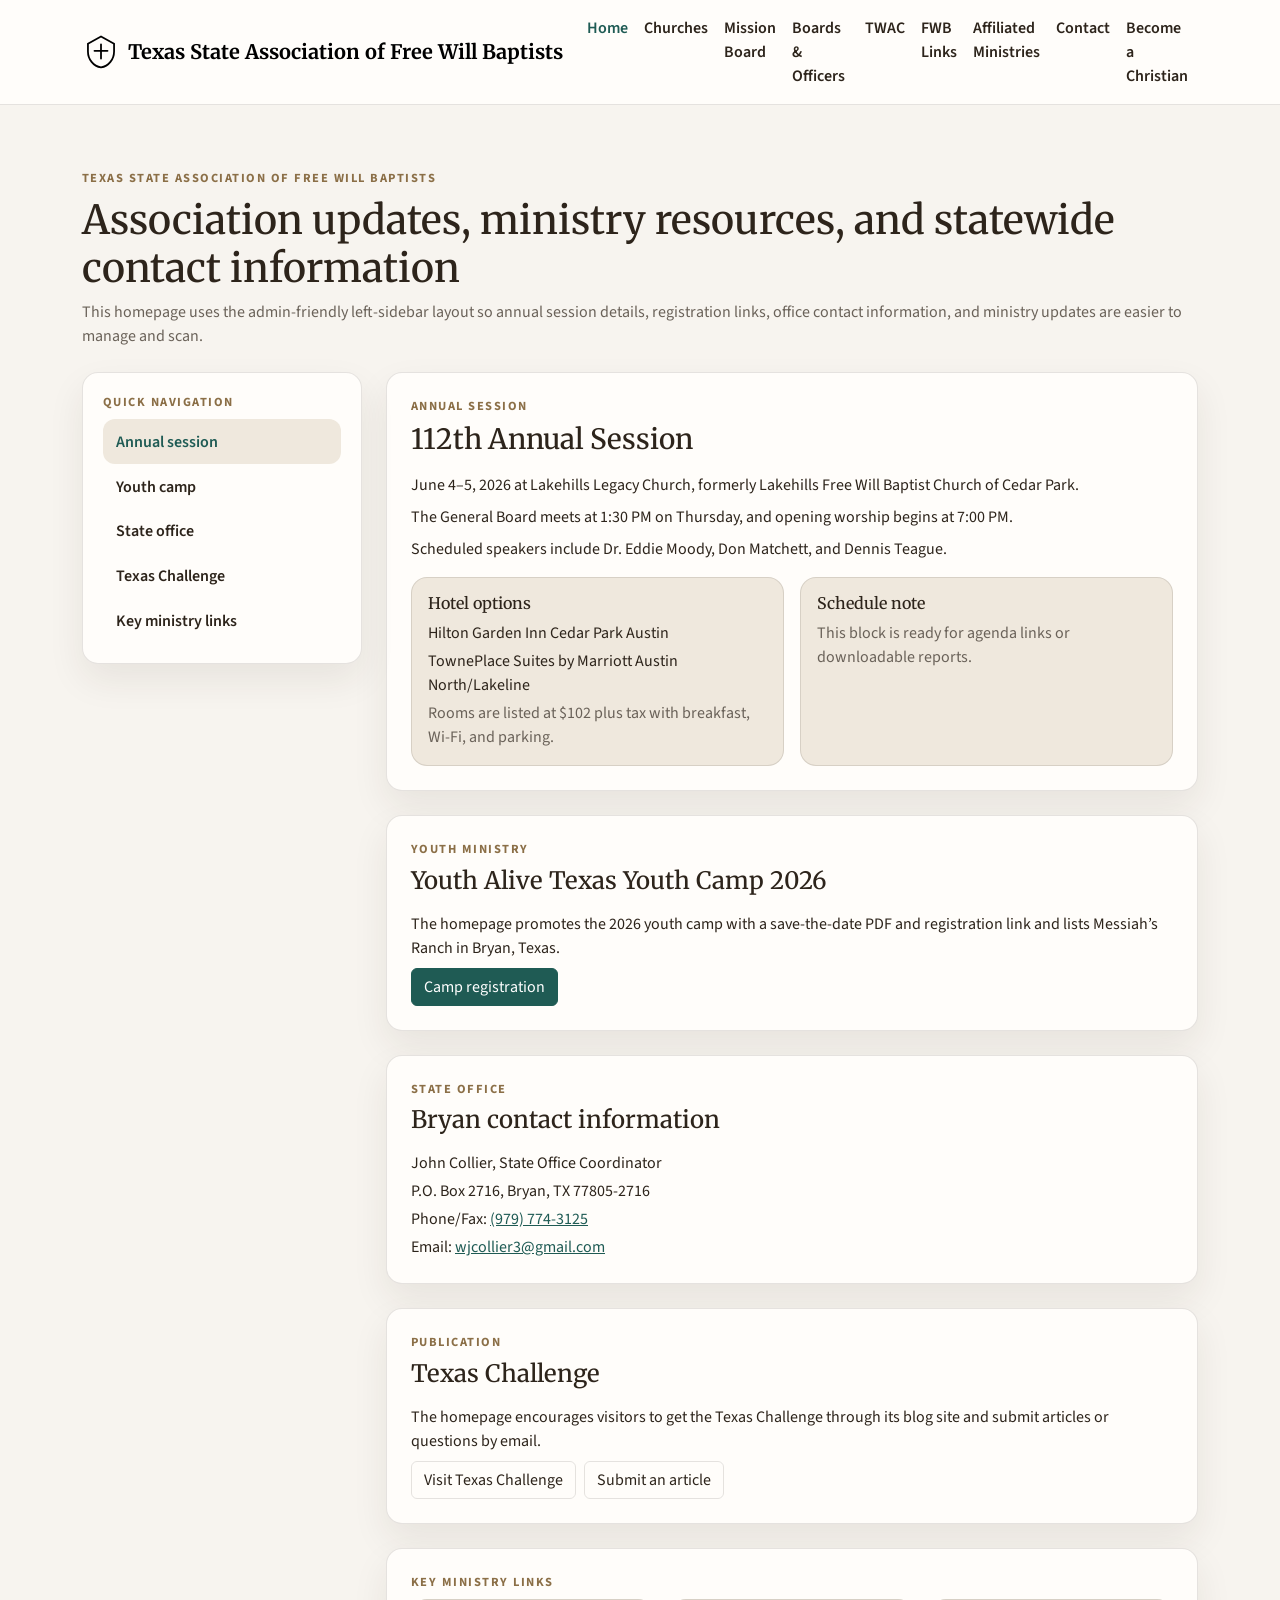
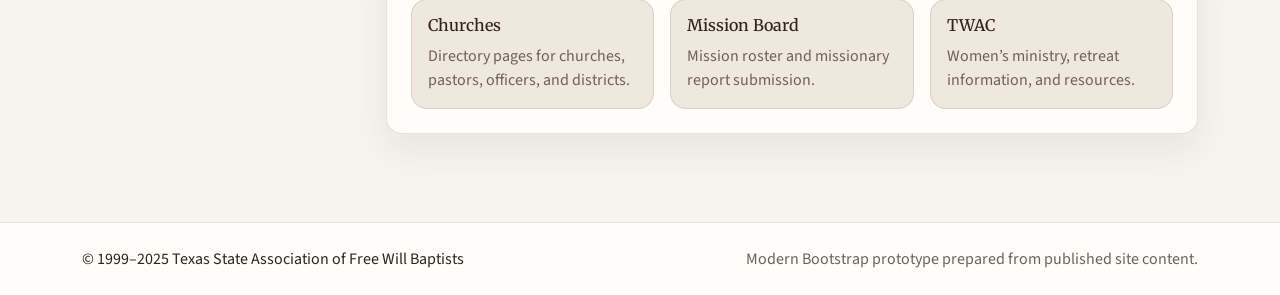
<file: src/index.html>
<!DOCTYPE html>
 
<!DOCTYPE html>
<html lang="en" data-theme="light">
 
<head>
 
<meta charset="UTF-8">
 
<meta name="viewport" content="width=device-width, initial-scale=1">
 
<title>
 
Texas Association of Free Will Baptists | Home</title>
 
<link rel="preconnect" href="https://fonts.googleapis.com">
 
<link rel="preconnect" href="https://fonts.gstatic.com" crossorigin>
 
<link href="https://fonts.googleapis.com/css2?family=Merriweather:wght@400;700&family=Source+Sans+3:wght@400;600;700&display=swap" rel="stylesheet">
 
<link href="https://cdn.jsdelivr.net/npm/bootstrap@5.3.3/dist/css/bootstrap.min.css" rel="stylesheet">
 
<link href="assets/site.css" rel="stylesheet">
 
</head>
 
<body>
 
<a class="visually-hidden-focusable position-absolute top-0 start-0 p-3 bg-body" href="#main">
 
Skip to content</a>
 
<nav class="navbar navbar-expand-lg sticky-top border-bottom">
 
<div class="container">
 
<a class="navbar-brand d-flex align-items-center gap-2 fw-bold" href="index.html">
 
<svg viewBox="0 0 64 64" fill="none" aria-label="Texas Free Will Baptists logo" role="img">
 
<path d="M32 6 10 18v13c0 13 9 25 22 27 13-2 22-14 22-27V18L32 6Z" stroke="currentColor" stroke-width="3"/>
 
<path d="M32 19v24M21 30h22" stroke="currentColor" stroke-width="3" stroke-linecap="round"/>
 
</svg>
 
<span>
 
Texas State Association of Free Will Baptists</span>
 
</a>
 
<div class="collapse navbar-collapse" id="navMenu">
 
<ul class="navbar-nav ms-auto mb-2 mb-lg-0">
 
<li class="nav-item">
 
<a class="nav-link active" href="index.html">
 
Home</a>
 
</li>
 
<li class="nav-item">
 
<a class="nav-link" href="churches.html">
 
Churches</a>
 
</li>
 
<li class="nav-item">
 
<a class="nav-link" href="../missions.html">
 
Mission Board</a>
 
</li>
 
<li class="nav-item">
 
<a class="nav-link" href="boards-officers.html">
 
Boards & Officers</a>
 
</li>
 
<li class="nav-item">
 
<a class="nav-link" href="twac.html">
 
TWAC</a>
 
</li>
 
<li class="nav-item">
 
<a class="nav-link" href="fwb-links.html">
 
FWB Links</a>
 
</li>
 
<li class="nav-item">
 
<a class="nav-link" href="affiliated-ministries.html">
 
Affiliated Ministries</a>
 
</li>
 
<li class="nav-item">
 
<a class="nav-link" href="contact.html">
 
Contact</a>
 
</li>
 
<li class="nav-item">
 
<a class="nav-link" href="salvation.html">
 
Become a Christian</a>
 
</li>
 
</ul>
 
</div>
 
</div>
 
</nav>
 
<main id="main" class="section-pad">
 
<div class="container">
 
<div class="mb-4">
 
<p class="eyebrow mb-2">
 
Texas State Association of Free Will Baptists</p>
 
<h1 class="mb-2">
 
Association updates, ministry resources, and statewide contact information</h1>
 
<p class="soft mb-0">
 
This homepage uses the admin-friendly left-sidebar layout so annual session details, registration links, office contact information, and ministry updates are easier to manage and scan.</p>
 
</div>
 
<div class="admin-shell">
 
<aside class="sidebar-panel">
 
<p class="eyebrow mb-2">
 
Quick navigation</p>
 
<nav class="admin-links" aria-label="Homepage sections">
 
<a class="active" href="#annual-session">
 
Annual session</a>
 
<a href="#camp">
 
Youth camp</a>
 
<a href="#office">
 
State office</a>
 
<a href="#challenge">
 
Texas Challenge</a>
 
<a href="#links">
 
Key ministry links</a>
 
</nav>
 
</aside>
 
<div class="d-grid gap-4">
 
<section id="annual-session" class="content-panel">
 
<p class="eyebrow mb-2">
 
Annual session</p>
 
<h2 class="h3 mb-3">
 
112th Annual Session</h2>
 
<p class="mb-2">
 
June 4–5, 2026 at Lakehills Legacy Church, formerly Lakehills Free Will Baptist Church of Cedar Park.</p>
 
<p class="mb-2">
 
The General Board meets at 1:30 PM on Thursday, and opening worship begins at 7:00 PM.</p>
 
<p class="mb-3">
 
Scheduled speakers include Dr. Eddie Moody, Don Matchett, and Dennis Teague.</p>
 
<div class="row g-3">
 
<div class="col-md-6">
 
<div class="mini-card">
 
<h3 class="h6">
 
Hotel options</h3>
 
<p class="mb-1">
 
Hilton Garden Inn Cedar Park Austin</p>
 
<p class="mb-1">
 
TownePlace Suites by Marriott Austin North/Lakeline</p>
 
<p class="soft mb-0">
 
Rooms are listed at $102 plus tax with breakfast, Wi‑Fi, and parking.</p>
 
</div>
 
</div>
 
<div class="col-md-6">
 
<div class="mini-card">
 
<h3 class="h6">
 
Schedule note</h3>
 
<p class="soft mb-0">
 
This block is ready for agenda links or downloadable reports.</p>
 
</div>
 
</div>
 
</div>
 
</section>
 
<section id="camp" class="content-panel">
 
<p class="eyebrow mb-2">
 
Youth ministry</p>
 
<h2 class="h4 mb-3">
 
Youth Alive Texas Youth Camp 2026</h2>
 
<p class="mb-2">
 
The homepage promotes the 2026 youth camp with a save-the-date PDF and registration link and lists Messiah’s Ranch in Bryan, Texas.</p>
 
<a class="btn btn-primary" target="_blank" rel="noopener noreferrer" href="https://docs.google.com/forms/d/e/1FAIpQLSeKqcWK_q7pDEbWTfnBPsRqAZsInPQW-Zx-wTEyi-OBhS8KBg/viewform?pli=1">
 
Camp registration</a>
 
</section>
 
<section id="office" class="content-panel">
 
<p class="eyebrow mb-2">
 
State office</p>
 
<h2 class="h4 mb-3">
 
Bryan contact information</h2>
 
<p class="mb-1">
 
John Collier, State Office Coordinator</p>
 
<p class="mb-1">
 
P.O. Box 2716, Bryan, TX 77805-2716</p>
 
<p class="mb-1">
 
Phone/Fax: <a href="tel:+19797743125">
 
(979) 774-3125</a>
 
</p>
 
<p class="mb-0">
 
Email: <a href="mailto:wjcollier3@gmail.com">
 
wjcollier3@gmail.com</a>
 
</p>
 
</section>
 
<section id="challenge" class="content-panel">
 
<p class="eyebrow mb-2">
 
Publication</p>
 
<h2 class="h4 mb-3">
 
Texas Challenge</h2>
 
<p class="mb-2">
 
The homepage encourages visitors to get the Texas Challenge through its blog site and submit articles or questions by email.</p>
 
<div class="d-flex flex-wrap gap-2">
 
<a class="btn btn-outline-secondary" target="_blank" rel="noopener noreferrer" href="https://texaschallenge.net/">
 
Visit Texas Challenge</a>
 
<a class="btn btn-outline-secondary" href="mailto:fwbtexaschallenge@gmail.com">
 
Submit an article</a>
 
</div>
 
</section>
 
<section id="links" class="content-panel">
 
<p class="eyebrow mb-2">
 
Key ministry links</p>
 
<div class="row g-3">
 
<div class="col-md-4">
 
<div class="mini-card">
 
<h3 class="h6">
 
Churches</h3>
 
<p class="soft mb-0">
 
Directory pages for churches, pastors, officers, and districts.</p>
 
</div>
 
</div>
 
<div class="col-md-4">
 
<div class="mini-card">
 
<h3 class="h6">
 
Mission Board</h3>
 
<p class="soft mb-0">
 
Mission roster and missionary report submission.</p>
 
</div>
 
</div>
 
<div class="col-md-4">
 
<div class="mini-card">
 
<h3 class="h6">
 
TWAC</h3>
 
<p class="soft mb-0">
 
Women’s ministry, retreat information, and resources.</p>
 
</div>
 
</div>
 
</div>
 
</section>
 
</div>
 
</div>
 
</div>
 
</main>
 
<footer class="site-footer py-4 mt-4">
 
<div class="container d-flex flex-column flex-md-row justify-content-between gap-2">
 
<p class="mb-0">
 
© 1999–2025 Texas State Association of Free Will Baptists</p>
 
<p class="mb-0 soft">
 
Modern Bootstrap prototype prepared from published site content.</p>
 
</div>
 
</footer>
 
<script src="https://cdn.jsdelivr.net/npm/bootstrap@5.3.3/dist/js/bootstrap.bundle.min.js" defer>
 
</script>
 
<script src="assets/site.js">
 
</script>
 
</body>
 
</html>
</file>
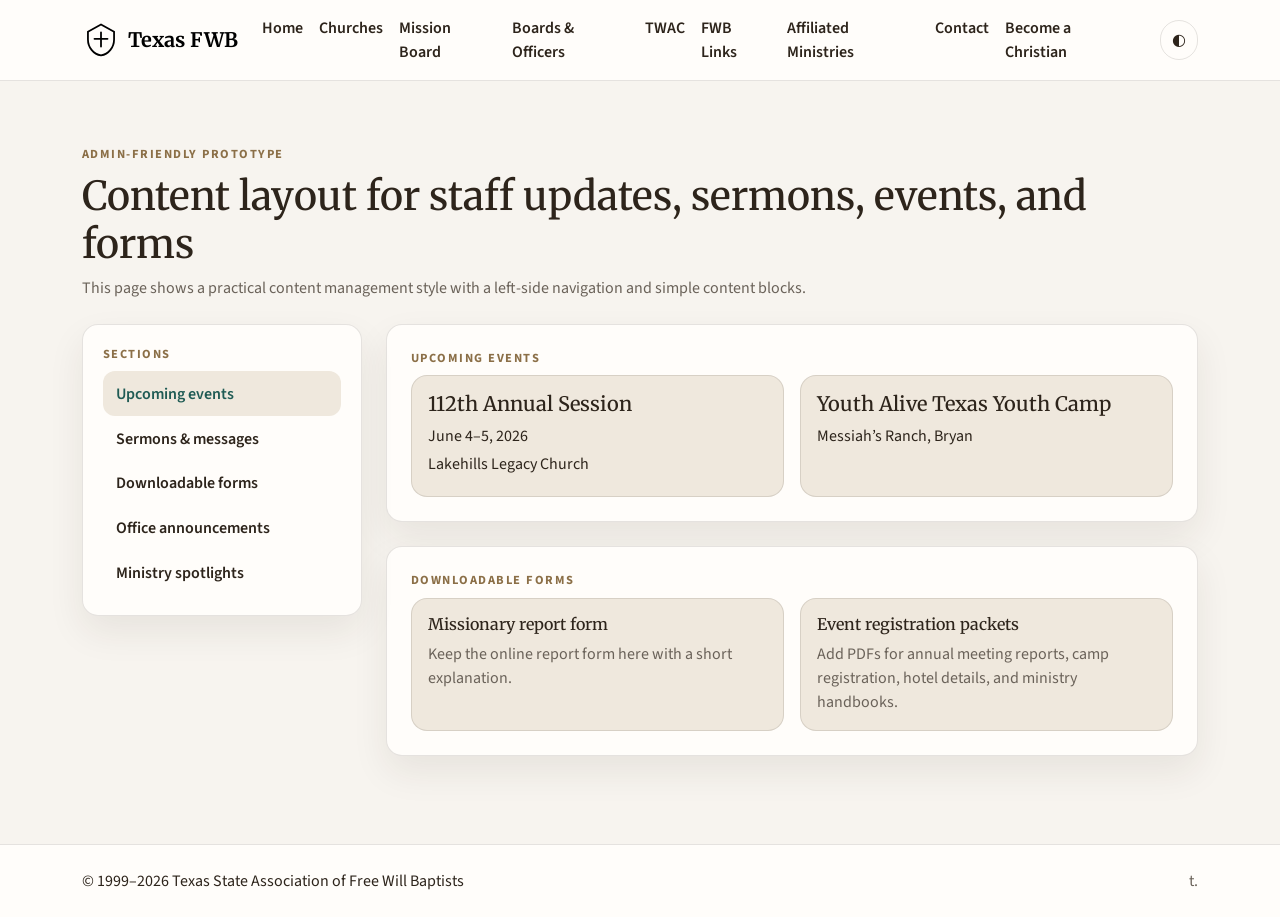
<file: src/admin-layout.html>
<!DOCTYPE html>
 
<html lang="en" data-theme="light">
 
<head>
 
<meta charset="UTF-8">
 
<meta name="viewport" content="width=device-width, initial-scale=1">
 
<title>
 
Texas Free Will Baptists | Admin-Friendly Layout</title>
 
<link rel="preconnect" href="https://fonts.googleapis.com">
 
<link rel="preconnect" href="https://fonts.gstatic.com" crossorigin>
 
<link href="https://fonts.googleapis.com/css2?family=Merriweather:wght@400;700&family=Source+Sans+3:wght@400;600;700&display=swap" rel="stylesheet">
 
<link href="https://cdn.jsdelivr.net/npm/bootstrap@5.3.3/dist/css/bootstrap.min.css" rel="stylesheet">
 
<link href="./assets/site.css" rel="stylesheet">
 
</head>
 
<body>
 
<a class="visually-hidden-focusable position-absolute top-0 start-0 p-3 bg-body" href="#main">
 
Skip to content</a>
 
<nav class="navbar navbar-expand-lg sticky-top border-bottom">
 
<div class="container">
 
<a class="navbar-brand d-flex align-items-center gap-2 fw-bold" href="./index.html">
 
<svg viewBox="0 0 64 64" fill="none" aria-label="Texas Free Will Baptists logo" role="img">
 
<path d="M32 6 10 18v13c0 13 9 25 22 27 13-2 22-14 22-27V18L32 6Z" stroke="currentColor" stroke-width="3"/>
 
<path d="M32 19v24M21 30h22" stroke="currentColor" stroke-width="3" stroke-linecap="round"/>
 
</svg>
 
<span>
 
Texas FWB</span>
 
</a>
 
<button class="navbar-toggler" type="button" data-bs-toggle="collapse" data-bs-target="#navMenu" aria-controls="navMenu" aria-expanded="false" aria-label="Toggle navigation">
 
<span class="navbar-toggler-icon">
 
</span>
 
</button>
 
<div class="collapse navbar-collapse" id="navMenu">
 
<ul class="navbar-nav ms-auto mb-2 mb-lg-0">
 
<li class="nav-item">
 
<a class="nav-link" href="./index.html">
 
Home</a>
 
</li>
 
<li class="nav-item">
 
<a class="nav-link" href="./churches.html">
 
Churches</a>
 
</li>
 
<li class="nav-item">
 
<a class="nav-link" href="./missions.html">
 
Mission Board</a>
 
</li>
 
<li class="nav-item">
 
<a class="nav-link" href="./boards-officers.html">
 
Boards & Officers</a>
 
</li>
 
<li class="nav-item">
 
<a class="nav-link" href="./twac.html">
 
TWAC</a>
 
</li>
 
<li class="nav-item">
 
<a class="nav-link" href="./fwb-links.html">
 
FWB Links</a>
 
</li>
 
<li class="nav-item">
 
<a class="nav-link" href="./affiliated-ministries.html">
 
Affiliated Ministries</a>
 
</li>
 
<li class="nav-item">
 
<a class="nav-link" href="./contact.html">
 
Contact</a>
 
</li>
 
<li class="nav-item">
 
<a class="nav-link" href="./salvation.html">
 
Become a Christian</a>
 
</li>
 
</ul>
 
<button class="theme-btn ms-lg-3" data-theme-toggle aria-label="Switch to dark mode">
 
◐</button>
 
</div>
 
</div>
 
</nav>
 
<main id="main" class="section-pad">
 
<div class="container">
 
<div class="mb-4">
 
<p class="eyebrow mb-2">
 
Admin-friendly prototype</p>
 
<h1 class="mb-2">
 
Content layout for staff updates, sermons, events, and forms</h1>
 
<p class="soft mb-0">
 
This page shows a practical content management style with a left-side navigation and simple content blocks.</p>
 
</div>
 
<div class="admin-shell">
 
<aside class="sidebar-panel">
 
<p class="eyebrow mb-2">
 
Sections</p>
 
<nav class="admin-links" aria-label="Page sections">
 
<a class="active" href="#events">
 
Upcoming events</a>
 
<a href="#sermons">
 
Sermons & messages</a>
 
<a href="#forms">
 
Downloadable forms</a>
 
<a href="#news">
 
Office announcements</a>
 
<a href="#spotlights">
 
Ministry spotlights</a>
 
</nav>
 
</aside>
 
<div class="d-grid gap-4">
 
<section id="events" class="content-panel">
 
<p class="eyebrow mb-2">
 
Upcoming events</p>
 
<div class="row g-3">
 
<div class="col-md-6">
 
<div class="mini-card">
 
<h2 class="h5">
 
112th Annual Session</h2>
 
<p class="mb-1">
 
June 4–5, 2026</p>
 
<p class="mb-1">
 
Lakehills Legacy Church</p>
 
</div>
 
</div>
 
<div class="col-md-6">
 
<div class="mini-card">
 
<h2 class="h5">
 
Youth Alive Texas Youth Camp</h2>
 
<p class="mb-1">
 
Messiah’s Ranch, Bryan</p>
 
</div>
 
</div>
 
</div>
 
</section>
 
<section id="forms" class="content-panel">
 
<p class="eyebrow mb-2">
 
Downloadable forms</p>
 
<div class="row g-3">
 
<div class="col-md-6">
 
<div class="mini-card">
 
<h2 class="h6">
 
Missionary report form</h2>
 
<p class="soft mb-0">
 
Keep the online report form here with a short explanation.</p>
 
</div>
 
</div>
 
<div class="col-md-6">
 
<div class="mini-card">
 
<h2 class="h6">
 
Event registration packets</h2>
 
<p class="soft mb-0">
 
Add PDFs for annual meeting reports, camp registration, hotel details, and ministry handbooks.</p>
 
</div>
 
</div>
 
</div>
 
</section>
 
</div>
 
</div>
 
</div>
 
</main>
 
<footer class="site-footer py-4 mt-4">
 
<div class="container d-flex flex-column flex-md-row justify-content-between gap-2">
 
<p class="mb-0">
 
© 1999–2026 Texas State Association of Free Will Baptists</p>
 
<p class="mb-0 soft">
 
t.</p>
 
</div>
 
</footer>
 
<script src="https://cdn.jsdelivr.net/npm/bootstrap@5.3.3/dist/js/bootstrap.bundle.min.js" defer>
 
</script>
 
<script src="./assets/site.js">
 
</script>
 
</body>
 
</html>
</file>
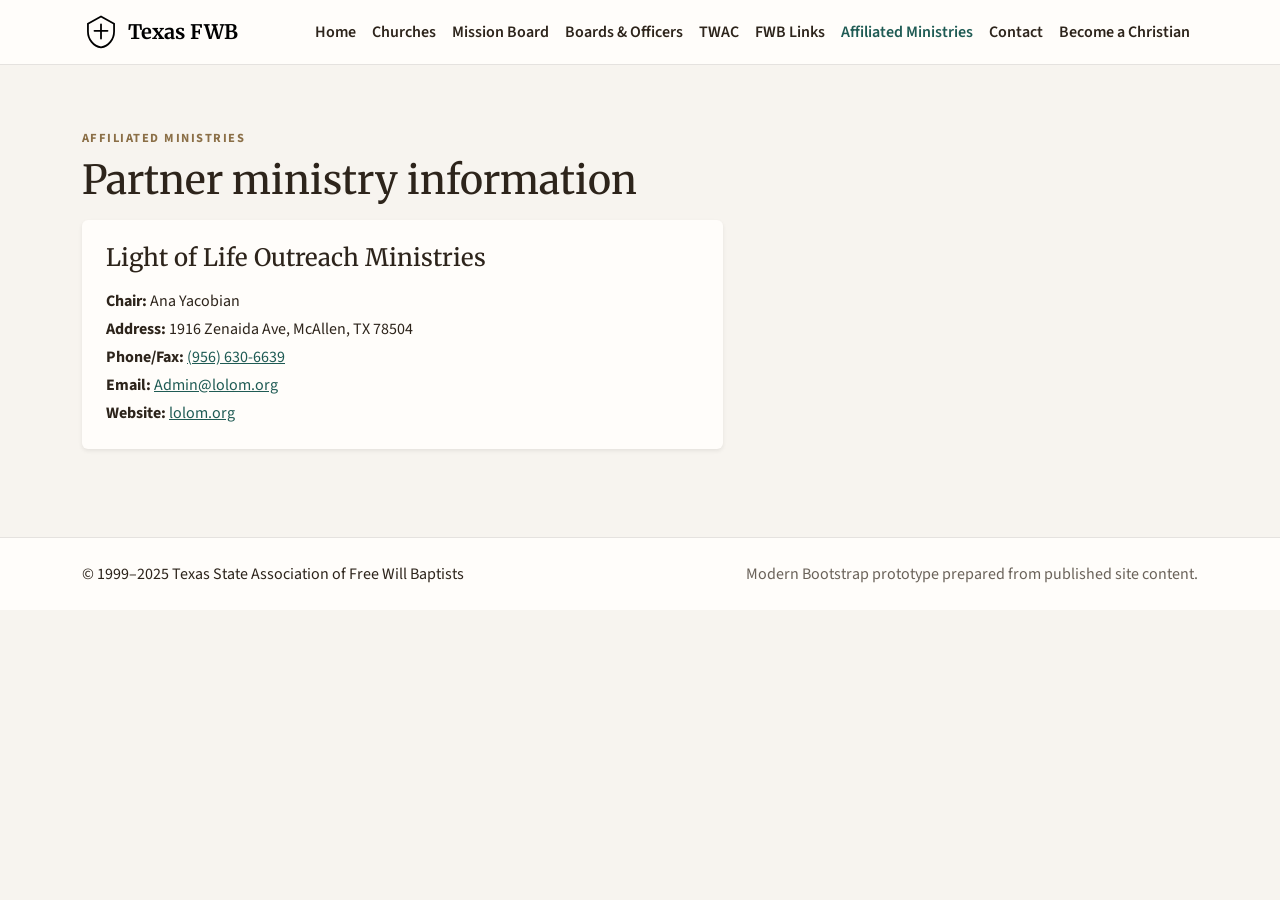
<file: src/affiliated-ministries.html>
<!DOCTYPE html>
<html lang="en" data-theme="light">
<head>
<meta charset="UTF-8">
<meta name="viewport" content="width=device-width, initial-scale=1">
<title>
Texas Free Will Baptists | Affiliated Ministries</title>
<link rel="preconnect" href="https://fonts.googleapis.com">
<link rel="preconnect" href="https://fonts.gstatic.com" crossorigin>
<link href="https://fonts.googleapis.com/css2?family=Merriweather:wght@400;700&family=Source+Sans+3:wght@400;600;700&display=swap" rel="stylesheet">
<link href="https://cdn.jsdelivr.net/npm/bootstrap@5.3.3/dist/css/bootstrap.min.css" rel="stylesheet">
<link href="./assets/site.css" rel="stylesheet">
</head>
<body>
<a class="visually-hidden-focusable position-absolute top-0 start-0 p-3 bg-body" href="#main">
Skip to content</a>
<nav class="navbar navbar-expand-lg sticky-top border-bottom">
<div class="container">
<a class="navbar-brand d-flex align-items-center gap-2 fw-bold" href="./index.html">
<svg viewBox="0 0 64 64" fill="none" aria-label="Texas Free Will Baptists logo" role="img">
<path d="M32 6 10 18v13c0 13 9 25 22 27 13-2 22-14 22-27V18L32 6Z" stroke="currentColor" stroke-width="3"/>
<path d="M32 19v24M21 30h22" stroke="currentColor" stroke-width="3" stroke-linecap="round"/>
</svg>
<span>
Texas FWB</span>
</a>
<button class="navbar-toggler" type="button" data-bs-toggle="collapse" data-bs-target="#navMenu" aria-controls="navMenu" aria-expanded="false" aria-label="Toggle navigation">
<span class="navbar-toggler-icon">
</span>
</button>
<div class="collapse navbar-collapse" id="navMenu">
<ul class="navbar-nav ms-auto mb-2 mb-lg-0">
<li class="nav-item">
<a class="nav-link" href="./index.html">
Home</a>
</li>
<li class="nav-item">
<a class="nav-link" href="./churches.html">
Churches</a>
</li>
<li class="nav-item">
<a class="nav-link" href="./missions.html">
Mission Board</a>
</li>
<li class="nav-item">
<a class="nav-link" href="./boards-officers.html">
Boards & Officers</a>
</li>
<li class="nav-item">
<a class="nav-link" href="./twac.html">
TWAC</a>
</li>
<li class="nav-item">
<a class="nav-link" href="./fwb-links.html">
FWB Links</a>
</li>
<li class="nav-item">
<a class="nav-link active" href="./affiliated-ministries.html">
Affiliated Ministries</a>
</li>
<li class="nav-item">
<a class="nav-link" href="./contact.html">
Contact</a>
</li>
<li class="nav-item">
<a class="nav-link" href="./salvation.html">
Become a Christian</a>
</li>
</ul>

</div>
</div>
</nav>
<main id="main">
<section class="section-pad">
<div class="container">
<div class="row g-4 align-items-start">
<div class="col-lg-7">
<p class="eyebrow mb-2">
Affiliated ministries</p>
<h1 class="mb-3">
Partner ministry information</h1>
<div class="card border-0 shadow-sm p-4">
<h2 class="h4 mb-3">
Light of Life Outreach Ministries</h2>
<p class="mb-1">
<strong>
Chair:</strong>
 Ana Yacobian</p>
<p class="mb-1">
<strong>
Address:</strong>
 1916 Zenaida Ave, McAllen, TX 78504</p>
<p class="mb-1">
<strong>
Phone/Fax:</strong>
 <a href="tel:+19566306639">
(956) 630-6639</a>
</p>
<p class="mb-1">
<strong>
Email:</strong>
 <a href="mailto:Admin@lolom.org">
Admin@lolom.org</a>
</p>
<p class="mb-0">
<strong>
Website:</strong>
 <a target="_blank" rel="noopener noreferrer" href="https://www.lolom.org/">
lolom.org</a>
</p>
</div>
</div>
</div>
</div>
</section>
</main>
<footer class="site-footer py-4 mt-4">
<div class="container d-flex flex-column flex-md-row justify-content-between gap-2">
<p class="mb-0">
© 1999–2025 Texas State Association of Free Will Baptists</p>
<p class="mb-0 soft">
Modern Bootstrap prototype prepared from published site content.</p>
</div>
</footer>
<script src="https://cdn.jsdelivr.net/npm/bootstrap@5.3.3/dist/js/bootstrap.bundle.min.js" defer>
</script>
<script src="./assets/site.js">
</script>
</body>
</html>
</file>
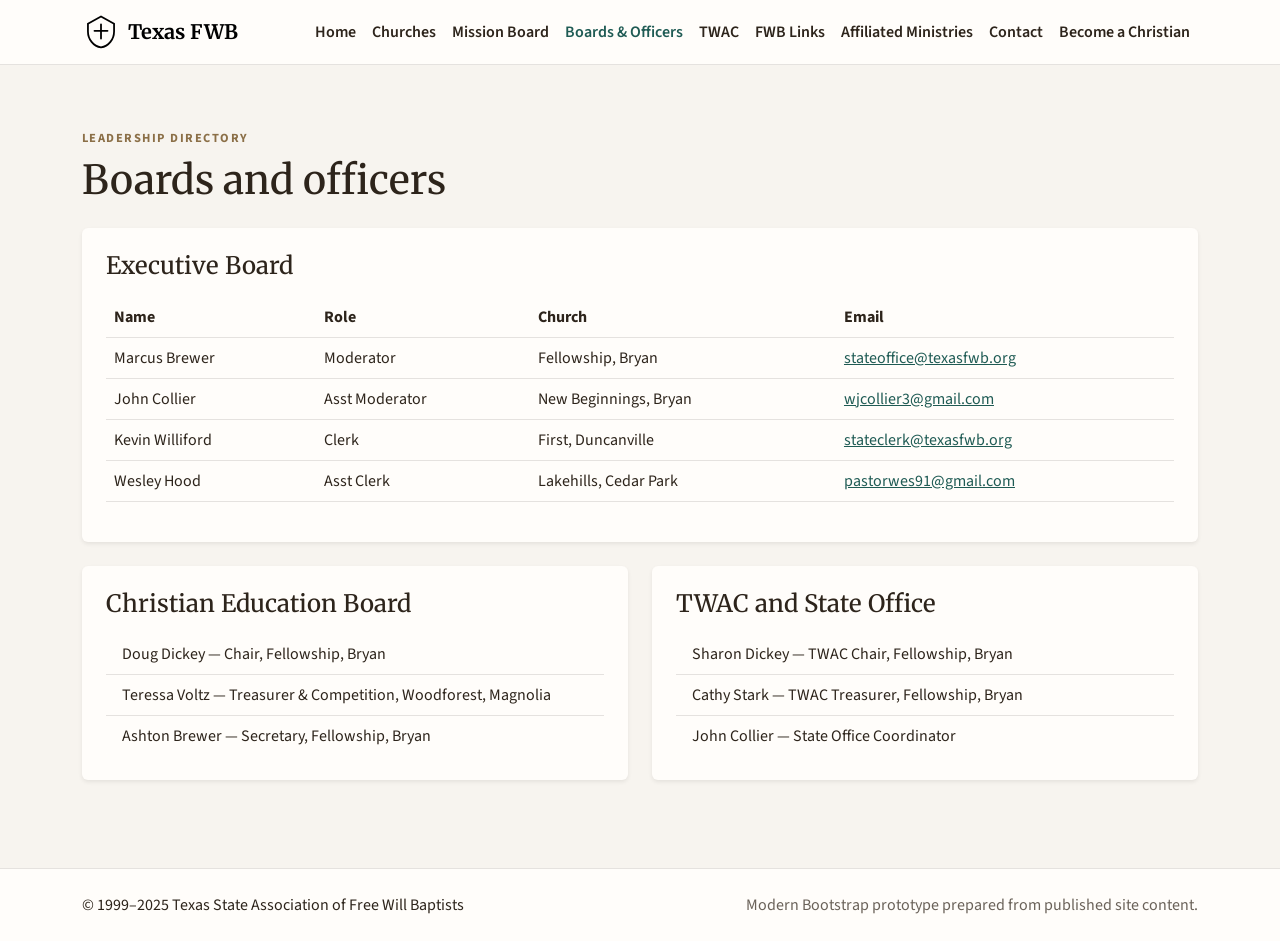
<file: src/boards-officers.html>
<!DOCTYPE html>
<html lang="en" data-theme="light">
<head>
<meta charset="UTF-8">
<meta name="viewport" content="width=device-width, initial-scale=1">
<title>
Texas Free Will Baptists | Boards and Officers</title>
<link rel="preconnect" href="https://fonts.googleapis.com">
<link rel="preconnect" href="https://fonts.gstatic.com" crossorigin>
<link href="https://fonts.googleapis.com/css2?family=Merriweather:wght@400;700&family=Source+Sans+3:wght@400;600;700&display=swap" rel="stylesheet">
<link href="https://cdn.jsdelivr.net/npm/bootstrap@5.3.3/dist/css/bootstrap.min.css" rel="stylesheet">
<link href="./assets/site.css" rel="stylesheet">
</head>
<body>
<a class="visually-hidden-focusable position-absolute top-0 start-0 p-3 bg-body" href="#main">
Skip to content</a>
<nav class="navbar navbar-expand-lg sticky-top border-bottom">
<div class="container">
<a class="navbar-brand d-flex align-items-center gap-2 fw-bold" href="./index.html">
<svg viewBox="0 0 64 64" fill="none" aria-label="Texas Free Will Baptists logo" role="img">
<path d="M32 6 10 18v13c0 13 9 25 22 27 13-2 22-14 22-27V18L32 6Z" stroke="currentColor" stroke-width="3"/>
<path d="M32 19v24M21 30h22" stroke="currentColor" stroke-width="3" stroke-linecap="round"/>
</svg>
<span>
Texas FWB</span>
</a>
<button class="navbar-toggler" type="button" data-bs-toggle="collapse" data-bs-target="#navMenu" aria-controls="navMenu" aria-expanded="false" aria-label="Toggle navigation">
<span class="navbar-toggler-icon">
</span>
</button>
<div class="collapse navbar-collapse" id="navMenu">
<ul class="navbar-nav ms-auto mb-2 mb-lg-0">
<li class="nav-item">
<a class="nav-link" href="./index.html">
Home</a>
</li>
<li class="nav-item">
<a class="nav-link" href="./churches.html">
Churches</a>
</li>
<li class="nav-item">
<a class="nav-link" href="./missions.html">
Mission Board</a>
</li>
<li class="nav-item">
<a class="nav-link active" href="./boards-officers.html">
Boards & Officers</a>
</li>
<li class="nav-item">
<a class="nav-link" href="./twac.html">
TWAC</a>
</li>
<li class="nav-item">
<a class="nav-link" href="./fwb-links.html">
FWB Links</a>
</li>
<li class="nav-item">
<a class="nav-link" href="./affiliated-ministries.html">
Affiliated Ministries</a>
</li>
<li class="nav-item">
<a class="nav-link" href="./contact.html">
Contact</a>
</li>
<li class="nav-item">
<a class="nav-link" href="./salvation.html">
Become a Christian</a>
</li>
</ul>

</div>
</div>
</nav>
<main id="main">
<section class="section-pad">
<div class="container">
<p class="eyebrow mb-2">
Leadership directory</p>
<h1 class="mb-4">
Boards and officers</h1>
<div class="row g-4">
<div class="col-12">
<div class="card border-0 shadow-sm p-4">
<h2 class="h4 mb-3">
Executive Board</h2>
<div class="table-responsive">
<table class="table align-middle">
<thead>
<tr>
<th>
Name</th>
<th>
Role</th>
<th>
Church</th>
<th>
Email</th>
</tr>
</thead>
<tbody>
<tr>
<td>
Marcus Brewer</td>
<td>
Moderator</td>
<td>
Fellowship, Bryan</td>
<td>
<a href="mailto:stateoffice@texasfwb.org">
stateoffice@texasfwb.org</a>
</td>
</tr>
<tr>
<td>
John Collier</td>
<td>
Asst Moderator</td>
<td>
New Beginnings, Bryan</td>
<td>
<a href="mailto:wjcollier3@gmail.com">
wjcollier3@gmail.com</a>
</td>
</tr>
<tr>
<td>
Kevin Williford</td>
<td>
Clerk</td>
<td>
First, Duncanville</td>
<td>
<a href="mailto:stateclerk@texasfwb.org">
stateclerk@texasfwb.org</a>
</td>
</tr>
<tr>
<td>
Wesley Hood</td>
<td>
Asst Clerk</td>
<td>
Lakehills, Cedar Park</td>
<td>
<a href="mailto:pastorwes91@gmail.com">
pastorwes91@gmail.com</a>
</td>
</tr>
</tbody>
</table>
</div>
</div>
</div>
<div class="col-lg-6">
<div class="card border-0 shadow-sm p-4 h-100">
<h2 class="h4 mb-3">
Christian Education Board</h2>
<ul class="list-group list-group-flush">
<li class="list-group-item">
Doug Dickey — Chair, Fellowship, Bryan</li>
<li class="list-group-item">
Teressa Voltz — Treasurer & Competition, Woodforest, Magnolia</li>
<li class="list-group-item">
Ashton Brewer — Secretary, Fellowship, Bryan</li>
</ul>
</div>
</div>
<div class="col-lg-6">
<div class="card border-0 shadow-sm p-4 h-100">
<h2 class="h4 mb-3">
TWAC and State Office</h2>
<ul class="list-group list-group-flush">
<li class="list-group-item">
Sharon Dickey — TWAC Chair, Fellowship, Bryan</li>
<li class="list-group-item">
Cathy Stark — TWAC Treasurer, Fellowship, Bryan</li>
<li class="list-group-item">
John Collier — State Office Coordinator</li>
</ul>
</div>
</div>
</div>
</div>
</section>
</main>
<footer class="site-footer py-4 mt-4">
<div class="container d-flex flex-column flex-md-row justify-content-between gap-2">
<p class="mb-0">
© 1999–2025 Texas State Association of Free Will Baptists</p>
<p class="mb-0 soft">
Modern Bootstrap prototype prepared from published site content.</p>
</div>
</footer>
<script src="https://cdn.jsdelivr.net/npm/bootstrap@5.3.3/dist/js/bootstrap.bundle.min.js" defer>
</script>
<script src="./assets/site.js">
</script>
</body>
</html>
</file>
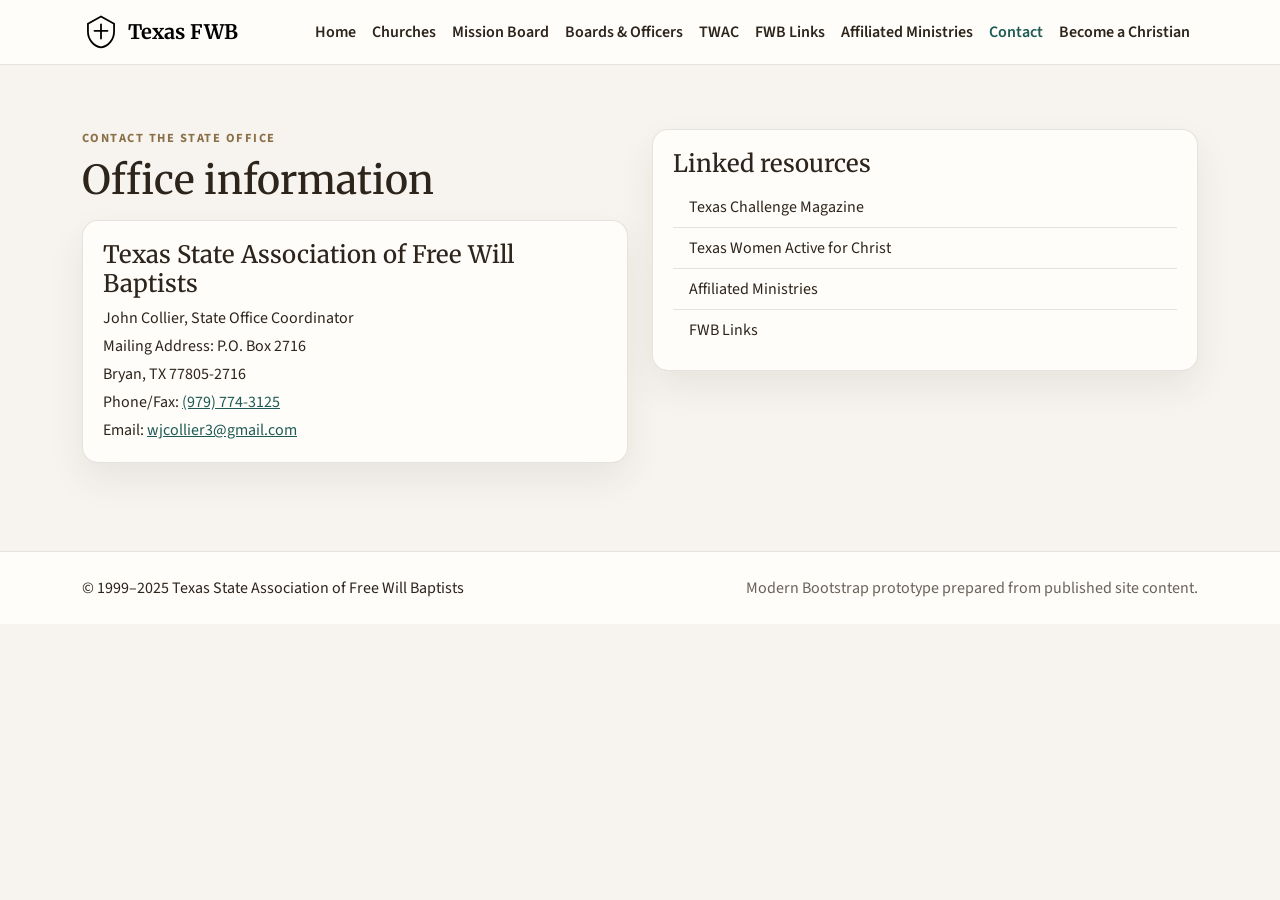
<file: src/contact.html>
<!DOCTYPE html>
<html lang="en" data-theme="light">
 
<head>
 
<meta charset="UTF-8">
 
<meta name="viewport" content="width=device-width, initial-scale=1">
 
<title>
 
Texas Free Will Baptists | Contact</title>
 
<link rel="preconnect" href="https://fonts.googleapis.com">
 
<link rel="preconnect" href="https://fonts.gstatic.com" crossorigin>
 
<link href="https://fonts.googleapis.com/css2?family=Merriweather:wght@400;700&family=Source+Sans+3:wght@400;600;700&display=swap" rel="stylesheet">
 
<link href="https://cdn.jsdelivr.net/npm/bootstrap@5.3.3/dist/css/bootstrap.min.css" rel="stylesheet">
 
<link href="./assets/site.css" rel="stylesheet">
 
</head>
 
<body>
 
<a class="visually-hidden-focusable position-absolute top-0 start-0 p-3 bg-body" href="#main">
 
Skip to content</a>
 
<nav class="navbar navbar-expand-lg sticky-top border-bottom">
 
<div class="container">
 
<a class="navbar-brand d-flex align-items-center gap-2 fw-bold" href="./index.html">
 
<svg viewBox="0 0 64 64" fill="none" aria-label="Texas Free Will Baptists logo" role="img">
 
<path d="M32 6 10 18v13c0 13 9 25 22 27 13-2 22-14 22-27V18L32 6Z" stroke="currentColor" stroke-width="3"/>
 
<path d="M32 19v24M21 30h22" stroke="currentColor" stroke-width="3" stroke-linecap="round"/>
 
</svg>
 
<span>
 
Texas FWB</span>
 
</a>
 
 
<div class="collapse navbar-collapse" id="navMenu">
 
<ul class="navbar-nav ms-auto mb-2 mb-lg-0">
 
<li class="nav-item">
 
<a class="nav-link" href="./index.html">
 
Home</a>
 
</li>
 
<li class="nav-item">
 
<a class="nav-link" href="./churches.html">
 
Churches</a>
 
</li>
 
<li class="nav-item">
 
<a class="nav-link" href="./missions.html">
 
Mission Board</a>
 
</li>
 
<li class="nav-item">
 
<a class="nav-link" href="./boards-officers.html">
 
Boards & Officers</a>
 
</li>
 
<li class="nav-item">
 
<a class="nav-link" href="./twac.html">
 
TWAC</a>
 
</li>
 
<li class="nav-item">
 
<a class="nav-link" href="./fwb-links.html">
 
FWB Links</a>
 
</li>
 
<li class="nav-item">
 
<a class="nav-link" href="./affiliated-ministries.html">
 
Affiliated Ministries</a>
 
</li>
 
<li class="nav-item">
 
<a class="nav-link active" href="./contact.html">
 
Contact</a>
 
</li>
 
<li class="nav-item">
 
<a class="nav-link" href="./salvation.html">
 
Become a Christian</a>
 
</li>
 
</ul>
 

 
</div>
 
</div>
 
</nav>
 
<main id="main">
 
<section class="section-pad">
 
<div class="container">
 
<div class="row g-4 align-items-start">
 
<div class="col-lg-6">
 
<p class="eyebrow mb-2">
 
Contact the state office</p>
 
<h1 class="mb-3">
 
Office information</h1>
 
<div class="contact-card">
 
<h2 class="h4">
 
Texas State Association of Free Will Baptists</h2>
 
<p class="mb-1">
 
John Collier, State Office Coordinator</p>
 
<p class="mb-1">
 
Mailing Address: P.O. Box 2716</p>
 
<p class="mb-1">
 
Bryan, TX 77805-2716</p>
 
<p class="mb-1">
 
Phone/Fax: <a href="tel:+19797743125">
 
(979) 774-3125</a>
 
</p>
 
<p class="mb-0">
 
Email: <a href="mailto:wjcollier3@gmail.com">
 
wjcollier3@gmail.com</a>
 
</p>
 
</div>
 
</div>
 
<div class="col-lg-6">
 
<div class="feature-box mb-4">
 
<h2 class="h4">
 
Linked resources</h2>
 
<div class="list-group list-group-flush">
 
<a class="list-group-item list-group-item-action" target="_blank" rel="noopener noreferrer" href="https://texaschallenge.net/">
 
Texas Challenge Magazine</a>
 
<a class="list-group-item list-group-item-action" target="_blank" rel="noopener noreferrer" href="https://texasfwb.org/twac/index.shtml">
 
Texas Women Active for Christ</a>
 
<a class="list-group-item list-group-item-action" target="_blank" rel="noopener noreferrer" href="https://texasfwb.org/affiliate.shtml">
 
Affiliated Ministries</a>
 
<a class="list-group-item list-group-item-action" target="_blank" rel="noopener noreferrer" href="https://texasfwb.org/fwblinks.shtml">
 
FWB Links</a>
 
</div>
 
</div>
 
</div>
 
</div>
 
</div>
 
</section>
 
</main>
 
<footer class="site-footer py-4 mt-4">
 
<div class="container d-flex flex-column flex-md-row justify-content-between gap-2">
 
<p class="mb-0">
 
© 1999–2025 Texas State Association of Free Will Baptists</p>
 
<p class="mb-0 soft">
 
Modern Bootstrap prototype prepared from published site content.</p>
 
</div>
 
</footer>
 
<script src="https://cdn.jsdelivr.net/npm/bootstrap@5.3.3/dist/js/bootstrap.bundle.min.js" defer>
</script>
<script src="./assets/site.js">
</script>
</body>
</html>
</file>
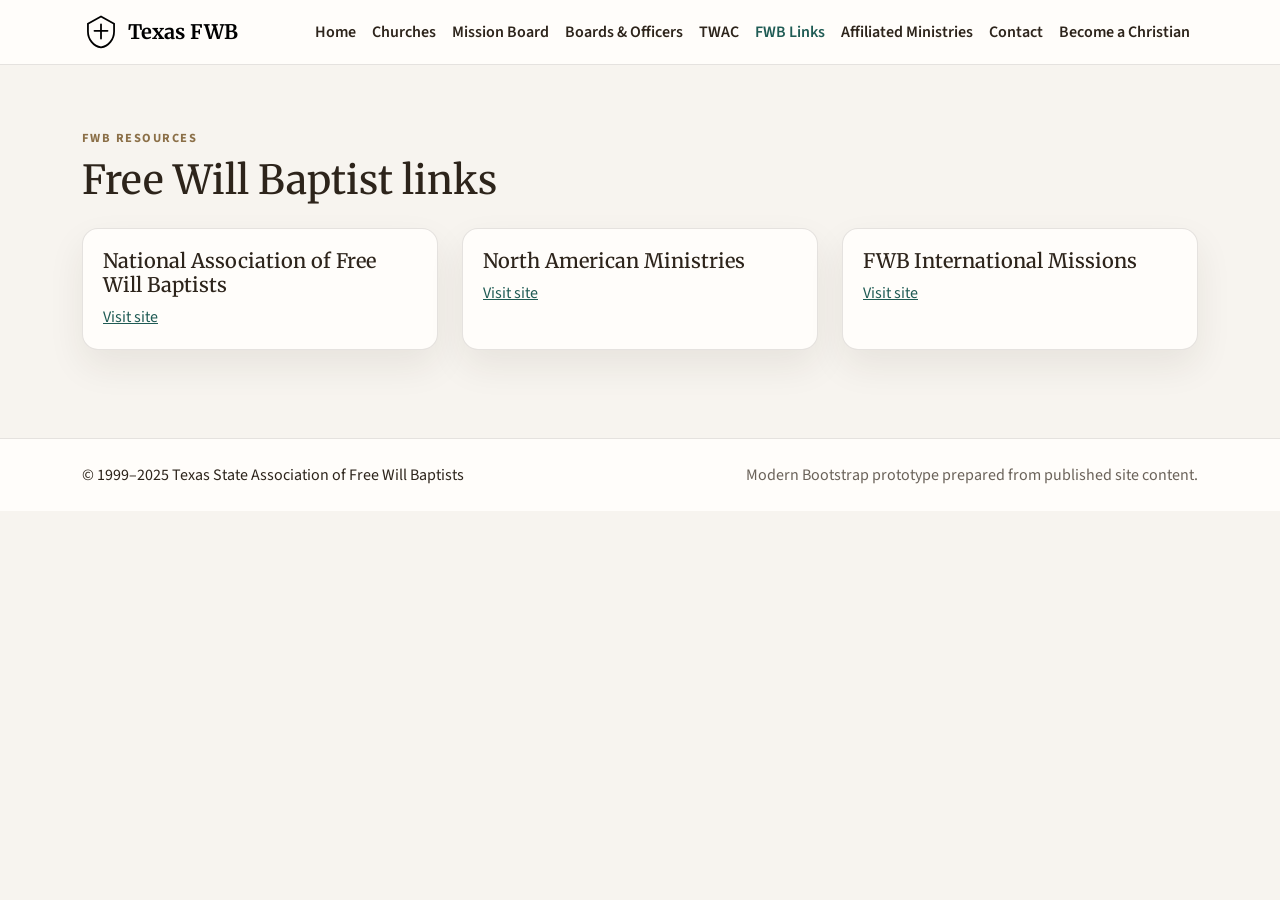
<file: src/fwb-links.html>
<!DOCTYPE html>
<html lang="en" data-theme="light">
<head>
<meta charset="UTF-8">
<meta name="viewport" content="width=device-width, initial-scale=1">
<title>
Texas Free Will Baptists | FWB Links</title>
<link rel="preconnect" href="https://fonts.googleapis.com">
<link rel="preconnect" href="https://fonts.gstatic.com" crossorigin>
<link href="https://fonts.googleapis.com/css2?family=Merriweather:wght@400;700&family=Source+Sans+3:wght@400;600;700&display=swap" rel="stylesheet">
<link href="https://cdn.jsdelivr.net/npm/bootstrap@5.3.3/dist/css/bootstrap.min.css" rel="stylesheet">
<link href="./assets/site.css" rel="stylesheet">
</head>
<body>
<a class="visually-hidden-focusable position-absolute top-0 start-0 p-3 bg-body" href="#main">
Skip to content</a>
<nav class="navbar navbar-expand-lg sticky-top border-bottom">
<div class="container">
<a class="navbar-brand d-flex align-items-center gap-2 fw-bold" href="./index.html">
<svg viewBox="0 0 64 64" fill="none" aria-label="Texas Free Will Baptists logo" role="img">
<path d="M32 6 10 18v13c0 13 9 25 22 27 13-2 22-14 22-27V18L32 6Z" stroke="currentColor" stroke-width="3"/>
<path d="M32 19v24M21 30h22" stroke="currentColor" stroke-width="3" stroke-linecap="round"/>
</svg>
<span>
Texas FWB</span>
</a>

<div class="collapse navbar-collapse" id="navMenu">
<ul class="navbar-nav ms-auto mb-2 mb-lg-0">
<li class="nav-item">
<a class="nav-link" href="./index.html">
Home</a>
</li>
<li class="nav-item">
<a class="nav-link" href="./churches.html">
Churches</a>
</li>
<li class="nav-item">
<a class="nav-link" href="./missions.html">
Mission Board</a>
</li>
<li class="nav-item">
<a class="nav-link" href="./boards-officers.html">
Boards & Officers</a>
</li>
<li class="nav-item">
<a class="nav-link" href="./twac.html">
TWAC</a>
</li>
<li class="nav-item">
<a class="nav-link active" href="./fwb-links.html">
FWB Links</a>
</li>
<li class="nav-item">
<a class="nav-link" href="./affiliated-ministries.html">
Affiliated Ministries</a>
</li>
<li class="nav-item">
<a class="nav-link" href="./contact.html">
Contact</a>
</li>
<li class="nav-item">
<a class="nav-link" href="./salvation.html">
Become a Christian</a>
</li>
</ul>

</div>
</div>
</nav>
<main id="main">
<section class="section-pad">
<div class="container">
<p class="eyebrow mb-2">
FWB resources</p>
<h1 class="mb-4">
Free Will Baptist links</h1>
<div class="row g-4">
<div class="col-md-6 col-xl-4">
<div class="feature-box h-100">
<h2 class="h5">
National Association of Free Will Baptists</h2>
<a target="_blank" rel="noopener noreferrer" href="http://www.nafwb.org/">
Visit site</a>
</div>
</div>
<div class="col-md-6 col-xl-4">
<div class="feature-box h-100">
<h2 class="h5">
North American Ministries</h2>
<a target="_blank" rel="noopener noreferrer" href="http://fwbnam.com/">
Visit site</a>
</div>
</div>
<div class="col-md-6 col-xl-4">
<div class="feature-box h-100">
<h2 class="h5">
FWB International Missions</h2>
<a target="_blank" rel="noopener noreferrer" href="http://www.iminc.org/">
Visit site</a>
</div>
</div>
</div>
</div>
</section>
</main>
<footer class="site-footer py-4 mt-4">
<div class="container d-flex flex-column flex-md-row justify-content-between gap-2">
<p class="mb-0">
© 1999–2025 Texas State Association of Free Will Baptists</p>
<p class="mb-0 soft">
Modern Bootstrap prototype prepared from published site content.</p>
</div>
</footer>
<script src="https://cdn.jsdelivr.net/npm/bootstrap@5.3.3/dist/js/bootstrap.bundle.min.js" defer>
</script>
<script src="./assets/site.js">
</script>
</body>
</html>
</file>
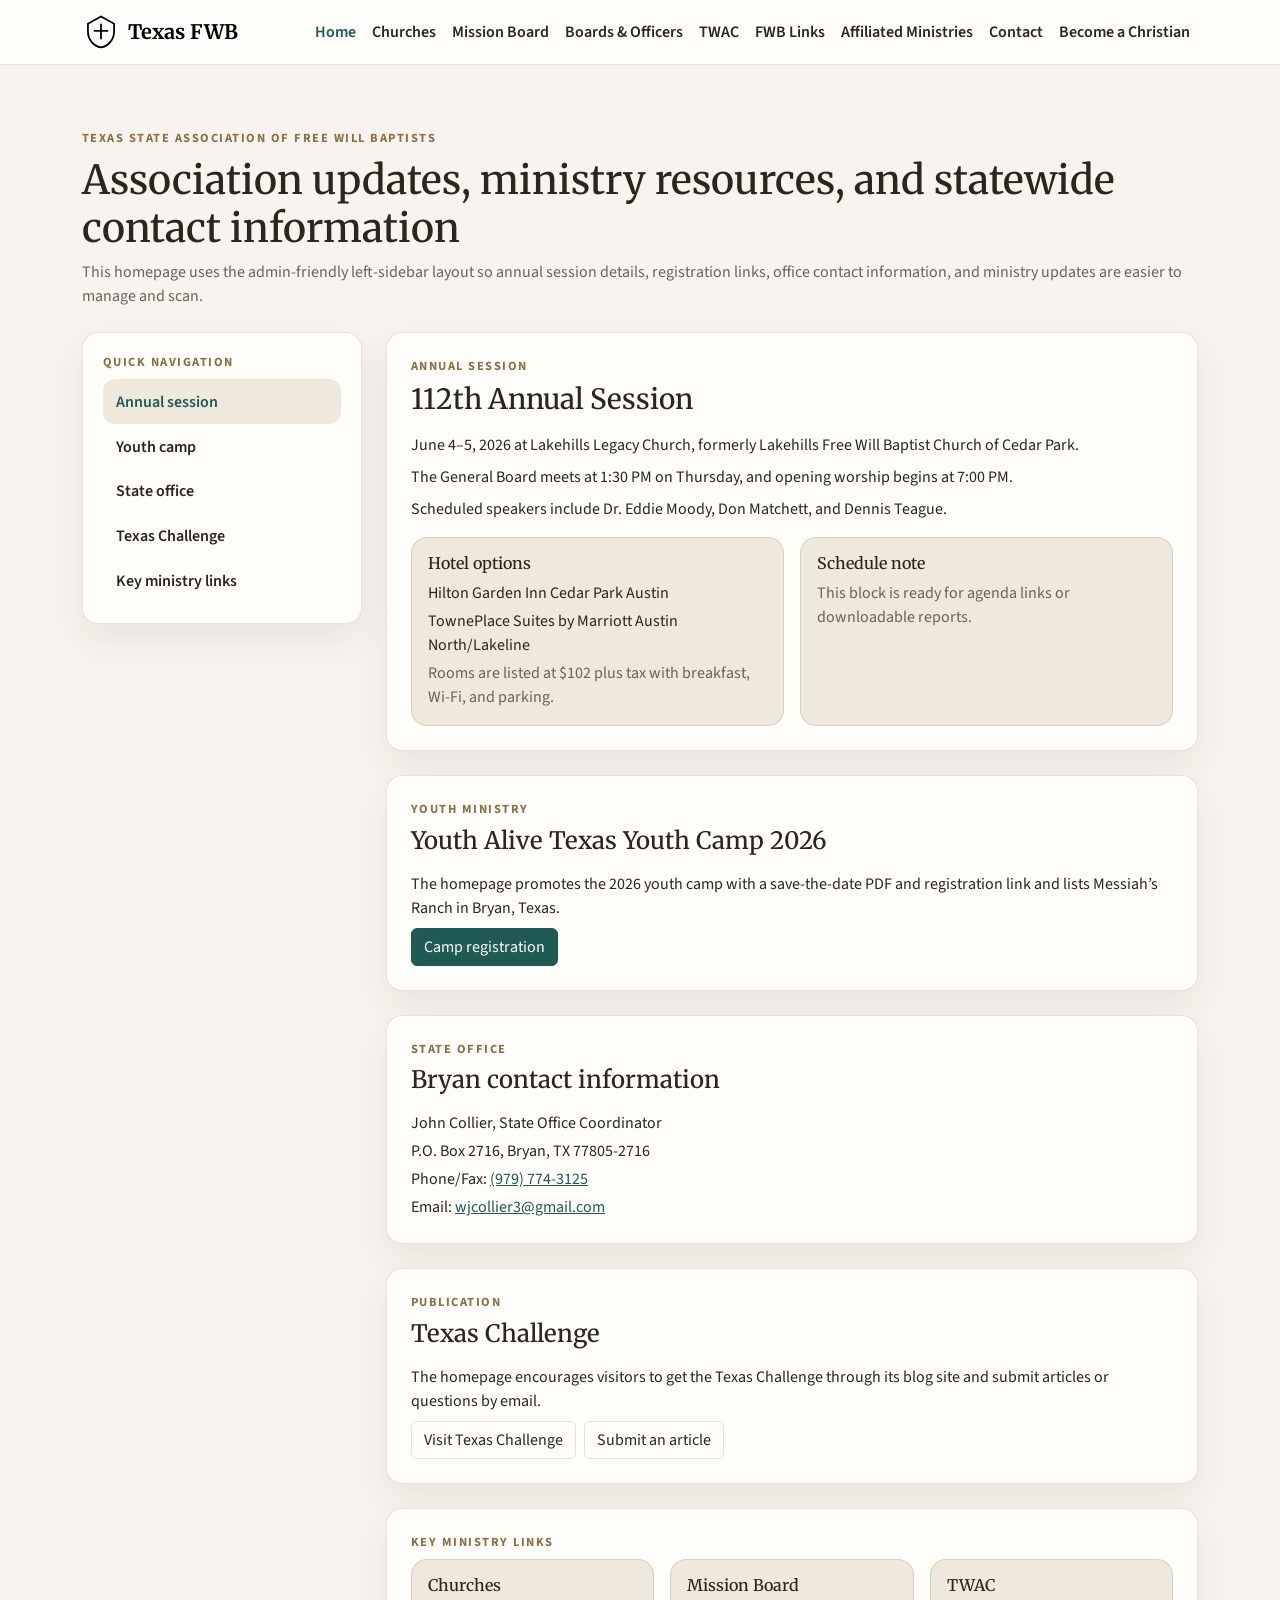
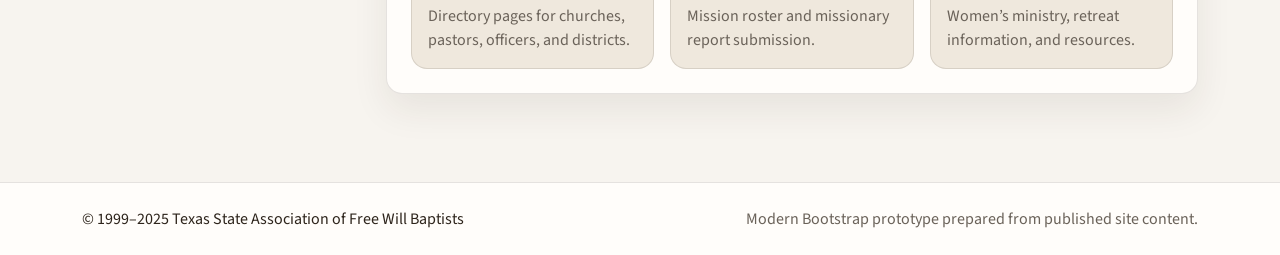
<file: src/home.html>
<!DOCTYPE html>
 
<html lang="en" data-theme="light">
 
<head>
 
<meta charset="UTF-8">
 
<meta name="viewport" content="width=device-width, initial-scale=1">
 
<title>
 
Texas Association of Free Will Baptists | Home</title>
 
<link rel="preconnect" href="https://fonts.googleapis.com">
 
<link rel="preconnect" href="https://fonts.gstatic.com" crossorigin>
 
<link href="https://fonts.googleapis.com/css2?family=Merriweather:wght@400;700&family=Source+Sans+3:wght@400;600;700&display=swap" rel="stylesheet">
 
<link href="https://cdn.jsdelivr.net/npm/bootstrap@5.3.3/dist/css/bootstrap.min.css" rel="stylesheet">
 
<link href="assets/site.css" rel="stylesheet">
 
</head>
 
<body>
 
<a class="visually-hidden-focusable position-absolute top-0 start-0 p-3 bg-body" href="#main">
 
Skip to content</a>
 
<nav class="navbar navbar-expand-lg sticky-top border-bottom">
 
<div class="container">
 
<a class="navbar-brand d-flex align-items-center gap-2 fw-bold" href="index.html">
 
<svg viewBox="0 0 64 64" fill="none" aria-label="Texas Free Will Baptists logo" role="img">
 
<path d="M32 6 10 18v13c0 13 9 25 22 27 13-2 22-14 22-27V18L32 6Z" stroke="currentColor" stroke-width="3"/>
 
<path d="M32 19v24M21 30h22" stroke="currentColor" stroke-width="3" stroke-linecap="round"/>
 
</svg>
 
<span>
 
Texas FWB</span>
 
</a>
 
 
<div class="collapse navbar-collapse" id="navMenu">
 
<ul class="navbar-nav ms-auto mb-2 mb-lg-0">
 
<li class="nav-item">
 
<a class="nav-link active" href="index.html">
 
Home</a>
 
</li>
 
<li class="nav-item">
 
<a class="nav-link" href="churches.html">
 
Churches</a>
 
</li>
 
<li class="nav-item">
 
<a class="nav-link" href="../missions.html">
 
Mission Board</a>
 
</li>
 
<li class="nav-item">
 
<a class="nav-link" href="boards-officers.html">
 
Boards & Officers</a>
 
</li>
 
<li class="nav-item">
 
<a class="nav-link" href="twac.html">
 
TWAC</a>
 
</li>
 
<li class="nav-item">
 
<a class="nav-link" href="fwb-links.html">
 
FWB Links</a>
 
</li>
 
<li class="nav-item">
 
<a class="nav-link" href="affiliated-ministries.html">
 
Affiliated Ministries</a>
 
</li>
 
<li class="nav-item">
 
<a class="nav-link" href="contact.html">
 
Contact</a>
 
</li>
 
<li class="nav-item">
 
<a class="nav-link" href="salvation.html">
 
Become a Christian</a>
 
</li>
 
</ul>
 
</div>
 
</div>
 
</nav>
 
<main id="main" class="section-pad">
 
<div class="container">
 
<div class="mb-4">
 
<p class="eyebrow mb-2">
 
Texas State Association of Free Will Baptists</p>
 
<h1 class="mb-2">
 
Association updates, ministry resources, and statewide contact information</h1>
 
<p class="soft mb-0">
 
This homepage uses the admin-friendly left-sidebar layout so annual session details, registration links, office contact information, and ministry updates are easier to manage and scan.</p>
 
</div>
 
<div class="admin-shell">
 
<aside class="sidebar-panel">
 
<p class="eyebrow mb-2">
 
Quick navigation</p>
 
<nav class="admin-links" aria-label="Homepage sections">
 
<a class="active" href="#annual-session">
 
Annual session</a>
 
<a href="#camp">
 
Youth camp</a>
 
<a href="#office">
 
State office</a>
 
<a href="#challenge">
 
Texas Challenge</a>
 
<a href="#links">
 
Key ministry links</a>
 
</nav>
 
</aside>
 
<div class="d-grid gap-4">
 
<section id="annual-session" class="content-panel">
 
<p class="eyebrow mb-2">
 
Annual session</p>
 
<h2 class="h3 mb-3">
 
112th Annual Session</h2>
 
<p class="mb-2">
 
June 4–5, 2026 at Lakehills Legacy Church, formerly Lakehills Free Will Baptist Church of Cedar Park.</p>
 
<p class="mb-2">
 
The General Board meets at 1:30 PM on Thursday, and opening worship begins at 7:00 PM.</p>
 
<p class="mb-3">
 
Scheduled speakers include Dr. Eddie Moody, Don Matchett, and Dennis Teague.</p>
 
<div class="row g-3">
 
<div class="col-md-6">
 
<div class="mini-card">
 
<h3 class="h6">
 
Hotel options</h3>
 
<p class="mb-1">
 
Hilton Garden Inn Cedar Park Austin</p>
 
<p class="mb-1">
 
TownePlace Suites by Marriott Austin North/Lakeline</p>
 
<p class="soft mb-0">
 
Rooms are listed at $102 plus tax with breakfast, Wi‑Fi, and parking.</p>
 
</div>
 
</div>
 
<div class="col-md-6">
 
<div class="mini-card">
 
<h3 class="h6">
 
Schedule note</h3>
 
<p class="soft mb-0">
 
This block is ready for agenda links or downloadable reports.</p>
 
</div>
 
</div>
 
</div>
 
</section>
 
<section id="camp" class="content-panel">
 
<p class="eyebrow mb-2">
 
Youth ministry</p>
 
<h2 class="h4 mb-3">
 
Youth Alive Texas Youth Camp 2026</h2>
 
<p class="mb-2">
 
The homepage promotes the 2026 youth camp with a save-the-date PDF and registration link and lists Messiah’s Ranch in Bryan, Texas.</p>
 
<a class="btn btn-primary" target="_blank" rel="noopener noreferrer" href="https://docs.google.com/forms/d/e/1FAIpQLSeKqcWK_q7pDEbWTfnBPsRqAZsInPQW-Zx-wTEyi-OBhS8KBg/viewform?pli=1">
 
Camp registration</a>
 
</section>
 
<section id="office" class="content-panel">
 
<p class="eyebrow mb-2">
 
State office</p>
 
<h2 class="h4 mb-3">
 
Bryan contact information</h2>
 
<p class="mb-1">
 
John Collier, State Office Coordinator</p>
 
<p class="mb-1">
 
P.O. Box 2716, Bryan, TX 77805-2716</p>
 
<p class="mb-1">
 
Phone/Fax: <a href="tel:+19797743125">
 
(979) 774-3125</a>
 
</p>
 
<p class="mb-0">
 
Email: <a href="mailto:wjcollier3@gmail.com">
 
wjcollier3@gmail.com</a>
 
</p>
 
</section>
 
<section id="challenge" class="content-panel">
 
<p class="eyebrow mb-2">
 
Publication</p>
 
<h2 class="h4 mb-3">
 
Texas Challenge</h2>
 
<p class="mb-2">
 
The homepage encourages visitors to get the Texas Challenge through its blog site and submit articles or questions by email.</p>
 
<div class="d-flex flex-wrap gap-2">
 
<a class="btn btn-outline-secondary" target="_blank" rel="noopener noreferrer" href="https://texaschallenge.net/">
 
Visit Texas Challenge</a>
 
<a class="btn btn-outline-secondary" href="mailto:fwbtexaschallenge@gmail.com">
 
Submit an article</a>
 
</div>
 
</section>
 
<section id="links" class="content-panel">
 
<p class="eyebrow mb-2">
 
Key ministry links</p>
 
<div class="row g-3">
 
<div class="col-md-4">
 
<div class="mini-card">
 
<h3 class="h6">
 
Churches</h3>
 
<p class="soft mb-0">
 
Directory pages for churches, pastors, officers, and districts.</p>
 
</div>
 
</div>
 
<div class="col-md-4">
 
<div class="mini-card">
 
<h3 class="h6">
 
Mission Board</h3>
 
<p class="soft mb-0">
 
Mission roster and missionary report submission.</p>
 
</div>
 
</div>
 
<div class="col-md-4">
 
<div class="mini-card">
 
<h3 class="h6">
 
TWAC</h3>
 
<p class="soft mb-0">
 
Women’s ministry, retreat information, and resources.</p>
 
</div>
 
</div>
 
</div>
 
</section>
 
</div>
 
</div>
 
</div>
 
</main>
 
<footer class="site-footer py-4 mt-4">
 
<div class="container d-flex flex-column flex-md-row justify-content-between gap-2">
 
<p class="mb-0">
 
© 1999–2025 Texas State Association of Free Will Baptists</p>
 
<p class="mb-0 soft">
 
Modern Bootstrap prototype prepared from published site content.</p>
 
</div>
 
</footer>
 
<script src="https://cdn.jsdelivr.net/npm/bootstrap@5.3.3/dist/js/bootstrap.bundle.min.js" defer>
 
</script>
 
<script src="assets/site.js">
 
</script>
 
</body>
 
</html>
</file>
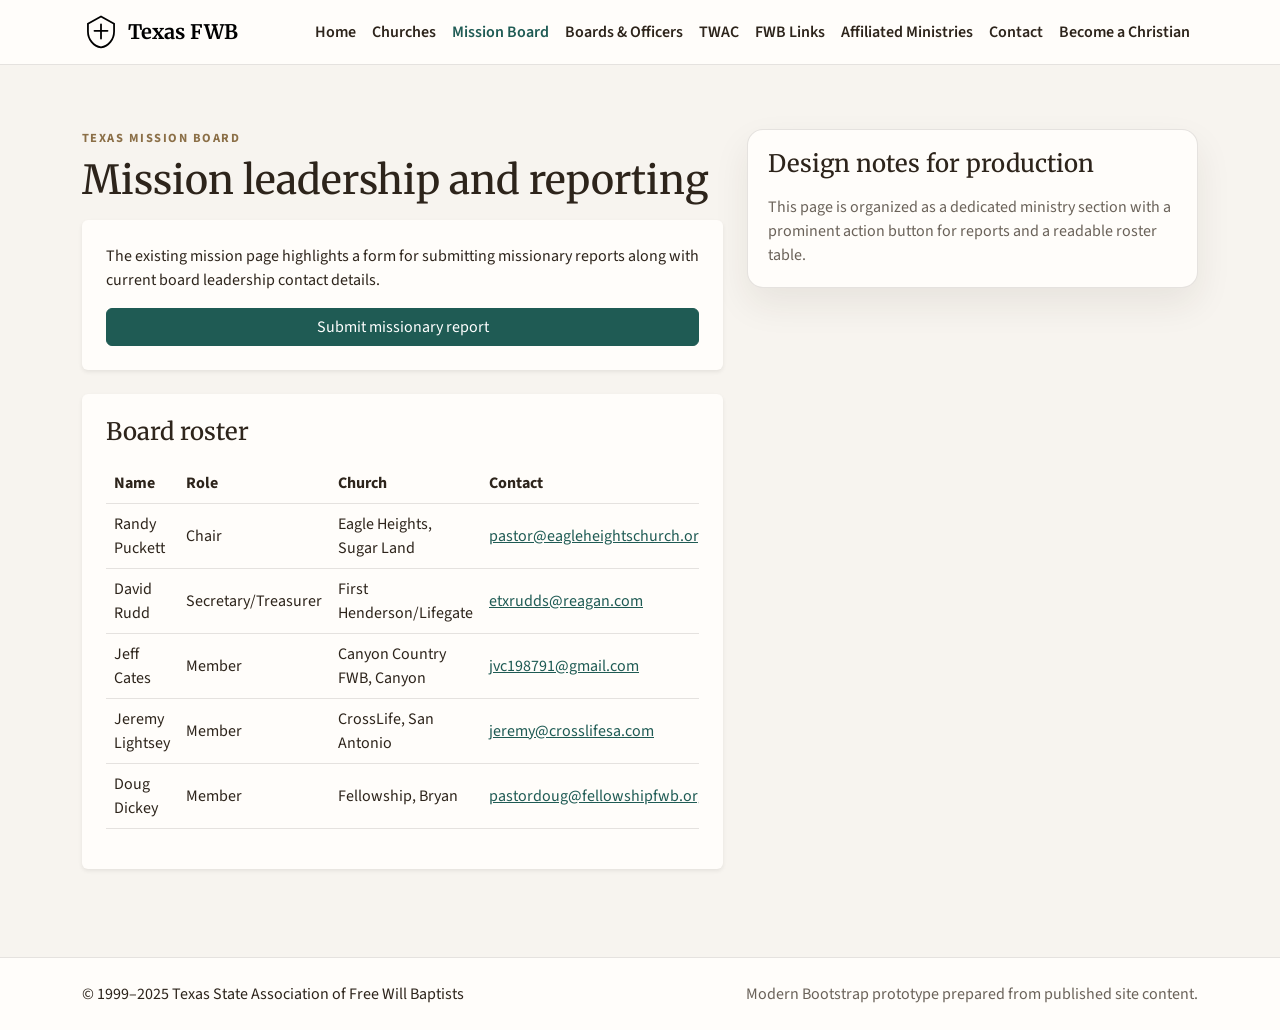
<file: src/missions-cccleftofc.html>
<!DOCTYPE html>
<html lang="en" data-theme="light">
<head>
<meta charset="UTF-8">
<meta name="viewport" content="width=device-width, initial-scale=1">
<title>
Texas Free Will Baptists | Mission Board</title>
<link rel="preconnect" href="https://fonts.googleapis.com">
<link rel="preconnect" href="https://fonts.gstatic.com" crossorigin>
<link href="https://fonts.googleapis.com/css2?family=Merriweather:wght@400;700&family=Source+Sans+3:wght@400;600;700&display=swap" rel="stylesheet">
<link href="https://cdn.jsdelivr.net/npm/bootstrap@5.3.3/dist/css/bootstrap.min.css" rel="stylesheet">
<link href="assets/site.css" rel="stylesheet">
</head>
<body>
<a class="visually-hidden-focusable position-absolute top-0 start-0 p-3 bg-body" href="#main">
Skip to content</a>
<nav class="navbar navbar-expand-lg sticky-top border-bottom">
<div class="container">
<a class="navbar-brand d-flex align-items-center gap-2 fw-bold" href="index.html">
<svg viewBox="0 0 64 64" fill="none" aria-label="Texas Free Will Baptists logo" role="img">
<path d="M32 6 10 18v13c0 13 9 25 22 27 13-2 22-14 22-27V18L32 6Z" stroke="currentColor" stroke-width="3"/>
<path d="M32 19v24M21 30h22" stroke="currentColor" stroke-width="3" stroke-linecap="round"/>
</svg>
<span>
Texas FWB</span>
</a>

<div class="collapse navbar-collapse" id="navMenu">
<ul class="navbar-nav ms-auto mb-2 mb-lg-0">
<li class="nav-item">
<a class="nav-link" href="index.html">
Home</a>
</li>
<li class="nav-item">
<a class="nav-link" href="churches.html">
Churches</a>
</li>
<li class="nav-item">
<a class="nav-link active" href="missions.html">
Mission Board</a>
</li>
<li class="nav-item">
<a class="nav-link" href="boards-officers.html">
Boards & Officers</a>
</li>
<li class="nav-item">
<a class="nav-link" href="twac.html">
TWAC</a>
</li>
<li class="nav-item">
<a class="nav-link" href="fwb-links.html">
FWB Links</a>
</li>
<li class="nav-item">
<a class="nav-link" href="affiliated-ministries.html">
Affiliated Ministries</a>
</li>
<li class="nav-item">
<a class="nav-link" href="contact.html">
Contact</a>
</li>
<li class="nav-item">
<a class="nav-link" href="salvation.html">
Become a Christian</a>
</li>
</ul>

</div>
</div>
</nav>
<main id="main">
<section class="section-pad">
<div class="container">
<div class="row g-4 align-items-start">
<div class="col-lg-7">
<p class="eyebrow mb-2">
Texas Mission Board</p>
<h1 class="mb-3">
Mission leadership and reporting</h1>
<div class="card border-0 shadow-sm p-4 mb-4">
<p class="mb-3">
The existing mission page highlights a form for submitting missionary reports along with current board leadership contact details.</p>
<a class="btn btn-primary" target="_blank" rel="noopener noreferrer" href="https://www.cognitoforms.com/TexasStateAssnOfFreeWillBaptists/MIssionaryReport">
Submit missionary report</a>
</div>
<div class="card border-0 shadow-sm p-4">
<h2 class="h4 mb-3">
Board roster</h2>
<div class="table-responsive">
<table class="table align-middle">
<thead>
<tr>
<th>
Name</th>
<th>
Role</th>
<th>
Church</th>
<th>
Contact</th>
</tr>
</thead>
<tbody>
<tr>
<td>
Randy Puckett</td>
<td>
Chair</td>
<td>
Eagle Heights, Sugar Land</td>
<td>
<a href="mailto:pastor@eagleheightschurch.org">
pastor@eagleheightschurch.org</a>
</td>
</tr>
<tr>
<td>
David Rudd</td>
<td>
Secretary/Treasurer</td>
<td>
First Henderson/Lifegate</td>
<td>
<a href="mailto:etxrudds@reagan.com">
etxrudds@reagan.com</a>
</td>
</tr>
<tr>
<td>
Jeff Cates</td>
<td>
Member</td>
<td>
Canyon Country FWB, Canyon</td>
<td>
<a href="mailto:jvc198791@gmail.com">
jvc198791@gmail.com</a>
</td>
</tr>
<tr>
<td>
Jeremy Lightsey</td>
<td>
Member</td>
<td>
CrossLife, San Antonio</td>
<td>
<a href="mailto:jeremy@crosslifesa.com">
jeremy@crosslifesa.com</a>
</td>
</tr>
<tr>
<td>
Doug Dickey</td>
<td>
Member</td>
<td>
Fellowship, Bryan</td>
<td>
<a href="mailto:pastordoug@fellowshipfwb.org">
pastordoug@fellowshipfwb.org</a>
</td>
</tr>
</tbody>
</table>
</div>
</div>
</div>
<div class="col-lg-5">
<div class="feature-box h-100">
<h2 class="h4 mb-3">
Design notes for production</h2>
<p class="soft mb-0">
This page is organized as a dedicated ministry section with a prominent action button for reports and a readable roster table.</p>
</div>
</div>
</div>
</div>
</section>
</main>
<footer class="site-footer py-4 mt-4">
<div class="container d-flex flex-column flex-md-row justify-content-between gap-2">
<p class="mb-0">
© 1999–2025 Texas State Association of Free Will Baptists</p>
<p class="mb-0 soft">
Modern Bootstrap prototype prepared from published site content.</p>
</div>
</footer>
<script src="https://cdn.jsdelivr.net/npm/bootstrap@5.3.3/dist/js/bootstrap.bundle.min.js" defer>
</script>
<script src="assets/site.js">
</script>
</body>
</html>
</file>
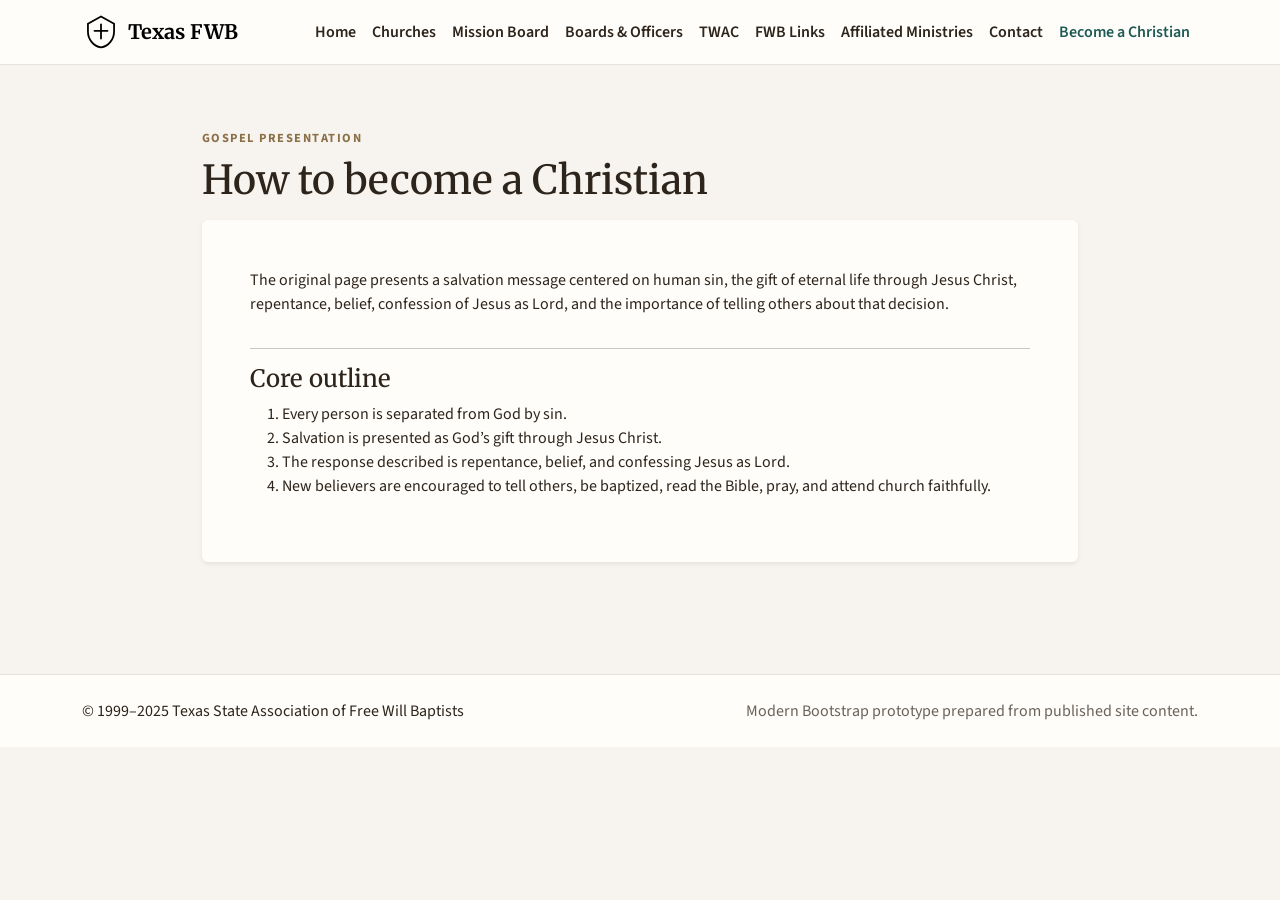
<file: src/salvation.html>
<!DOCTYPE html>
<html lang="en" data-theme="light">
<head>
<meta charset="UTF-8">
<meta name="viewport" content="width=device-width, initial-scale=1">
<title>
Texas Free Will Baptists | Become a Christian</title>
<link rel="preconnect" href="https://fonts.googleapis.com">
<link rel="preconnect" href="https://fonts.gstatic.com" crossorigin>
<link href="https://fonts.googleapis.com/css2?family=Merriweather:wght@400;700&family=Source+Sans+3:wght@400;600;700&display=swap" rel="stylesheet">
<link href="https://cdn.jsdelivr.net/npm/bootstrap@5.3.3/dist/css/bootstrap.min.css" rel="stylesheet">
<link href="./assets/site.css" rel="stylesheet">
</head>
<body>
<a class="visually-hidden-focusable position-absolute top-0 start-0 p-3 bg-body" href="#main">
Skip to content</a>
<nav class="navbar navbar-expand-lg sticky-top border-bottom">
<div class="container">
<a class="navbar-brand d-flex align-items-center gap-2 fw-bold" href="./index.html">
<svg viewBox="0 0 64 64" fill="none" aria-label="Texas Free Will Baptists logo" role="img">
<path d="M32 6 10 18v13c0 13 9 25 22 27 13-2 22-14 22-27V18L32 6Z" stroke="currentColor" stroke-width="3"/>
<path d="M32 19v24M21 30h22" stroke="currentColor" stroke-width="3" stroke-linecap="round"/>
</svg>
<span>
Texas FWB</span>
</a>
<div class="collapse navbar-collapse" id="navMenu">
<ul class="navbar-nav ms-auto mb-2 mb-lg-0">
<li class="nav-item">
<a class="nav-link" href="./index.html">
Home</a>
</li>
<li class="nav-item">
<a class="nav-link" href="./churches.html">
Churches</a>
</li>
<li class="nav-item">
<a class="nav-link" href="./missions.html">
Mission Board</a>
</li>
<li class="nav-item">
<a class="nav-link" href="./boards-officers.html">
Boards & Officers</a>
</li>
<li class="nav-item">
<a class="nav-link" href="./twac.html">
TWAC</a>
</li>
<li class="nav-item">
<a class="nav-link" href="./fwb-links.html">
FWB Links</a>
</li>
<li class="nav-item">
<a class="nav-link" href="./affiliated-ministries.html">
Affiliated Ministries</a>
</li>
<li class="nav-item">
<a class="nav-link" href="./contact.html">
Contact</a>
</li>
<li class="nav-item">
<a class="nav-link active" href="./salvation.html">
Become a Christian</a>
</li>
</ul>

</div>
</div>
</nav>
<main id="main">
<section class="section-pad">
<div class="container" style="max-width: 900px;">
<p class="eyebrow mb-2">
Gospel presentation</p>
<h1 class="mb-3">
How to become a Christian</h1>
<div class="card border-0 shadow-sm p-4 p-lg-5 mb-4">
<p>
The original page presents a salvation message centered on human sin, the gift of eternal life through Jesus Christ, repentance, belief, confession of Jesus as Lord, and the importance of telling others about that decision.</p>
<hr>
<h2 class="h4">
Core outline</h2>
<ol>
<li>
Every person is separated from God by sin.</li>
<li>
Salvation is presented as God’s gift through Jesus Christ.</li>
<li>
The response described is repentance, belief, and confessing Jesus as Lord.</li>
<li>
New believers are encouraged to tell others, be baptized, read the Bible, pray, and attend church faithfully.</li>
</ol>
</div>
</div>
</section>
</main>
<footer class="site-footer py-4 mt-4">
<div class="container d-flex flex-column flex-md-row justify-content-between gap-2">
<p class="mb-0">
© 1999–2025 Texas State Association of Free Will Baptists</p>
<p class="mb-0 soft">
Modern Bootstrap prototype prepared from published site content.</p>
</div>
</footer>
<script src="https://cdn.jsdelivr.net/npm/bootstrap@5.3.3/dist/js/bootstrap.bundle.min.js" defer>
</script>
<script src="./assets/site.js">
</script>
</body>
</html>
</file>
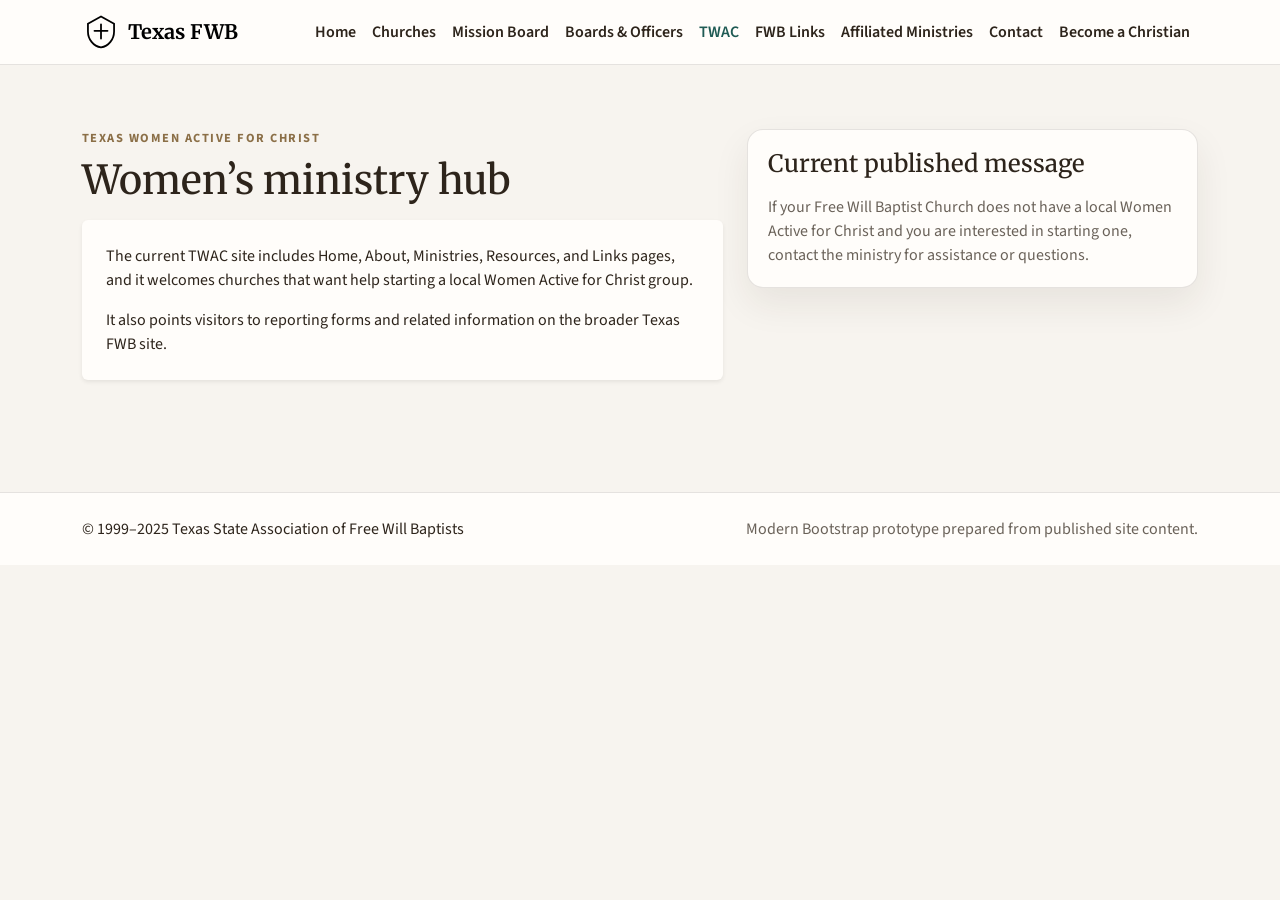
<file: src/twac.html>
<!DOCTYPE html>
<html lang="en" data-theme="light">
<head>
<meta charset="UTF-8">
<meta name="viewport" content="width=device-width, initial-scale=1">
<title>
Texas Free Will Baptists | TWAC</title>
<link rel="preconnect" href="https://fonts.googleapis.com">
<link rel="preconnect" href="https://fonts.gstatic.com" crossorigin>
<link href="https://fonts.googleapis.com/css2?family=Merriweather:wght@400;700&family=Source+Sans+3:wght@400;600;700&display=swap" rel="stylesheet">
<link href="https://cdn.jsdelivr.net/npm/bootstrap@5.3.3/dist/css/bootstrap.min.css" rel="stylesheet">
<link href="./assets/site.css" rel="stylesheet">
</head>
<body>
<a class="visually-hidden-focusable position-absolute top-0 start-0 p-3 bg-body" href="#main">
Skip to content</a>
<nav class="navbar navbar-expand-lg sticky-top border-bottom">
<div class="container">
<a class="navbar-brand d-flex align-items-center gap-2 fw-bold" href="./index.html">
<svg viewBox="0 0 64 64" fill="none" aria-label="Texas Free Will Baptists logo" role="img">
<path d="M32 6 10 18v13c0 13 9 25 22 27 13-2 22-14 22-27V18L32 6Z" stroke="currentColor" stroke-width="3"/>
<path d="M32 19v24M21 30h22" stroke="currentColor" stroke-width="3" stroke-linecap="round"/>
</svg>
<span>
Texas FWB</span>
</a>
<button class="navbar-toggler" type="button" data-bs-toggle="collapse" data-bs-target="#navMenu" aria-controls="navMenu" aria-expanded="false" aria-label="Toggle navigation">
<span class="navbar-toggler-icon">
</span>
</button>
<div class="collapse navbar-collapse" id="navMenu">
<ul class="navbar-nav ms-auto mb-2 mb-lg-0">
<li class="nav-item">
<a class="nav-link" href=".index.html">
Home</a>
</li>
<li class="nav-item">
<a class="nav-link" href="./churches.html">
Churches</a>
</li>
<li class="nav-item">
<a class="nav-link" href="./missions.html">
Mission Board</a>
</li>
<li class="nav-item">
<a class="nav-link" href="./boards-officers.html">
Boards & Officers</a>
</li>
<li class="nav-item">
<a class="nav-link active" href="./twac.html">
TWAC</a>
</li>
<li class="nav-item">
<a class="nav-link" href="./fwb-links.html">
FWB Links</a>
</li>
<li class="nav-item">
<a class="nav-link" href="./affiliated-ministries.html">
Affiliated Ministries</a>
</li>
<li class="nav-item">
<a class="nav-link" href="./contact.html">
Contact</a>
</li>
<li class="nav-item">
<a class="nav-link" href="./salvation.html">
Become a Christian</a>
</li>
</ul>

</div>
</div>
</nav>
<main id="main">
<section class="section-pad">
<div class="container">
<div class="row g-4 align-items-start">
<div class="col-lg-7">
<p class="eyebrow mb-2">
Texas Women Active for Christ</p>
<h1 class="mb-3">
Women’s ministry hub</h1>
<div class="card border-0 shadow-sm p-4 mb-4">
<p class="mb-3">
The current TWAC site includes Home, About, Ministries, Resources, and Links pages, and it welcomes churches that want help starting a local Women Active for Christ group.</p>
<p class="mb-0">
It also points visitors to reporting forms and related information on the broader Texas FWB site.</p>
</div>
</div>
<div class="col-lg-5">
<div class="feature-box mb-4">
<h2 class="h4 mb-3">
Current published message</h2>
<p class="soft mb-0">
If your Free Will Baptist Church does not have a local Women Active for Christ and you are interested in starting one, contact the ministry for assistance or questions.</p>
</div>
</div>
</div>
</div>
</section>
</main>
<footer class="site-footer py-4 mt-4">
<div class="container d-flex flex-column flex-md-row justify-content-between gap-2">
<p class="mb-0">
© 1999–2025 Texas State Association of Free Will Baptists</p>
<p class="mb-0 soft">
Modern Bootstrap prototype prepared from published site content.</p>
</div>
</footer>
<script src="https://cdn.jsdelivr.net/npm/bootstrap@5.3.3/dist/js/bootstrap.bundle.min.js" defer>
</script>
<script src="./assets/site.js">
</script>
</body>
</html>
</file>
<file: src/assets/site.css>
:root,[data-theme="light"]{--bg:#f7f4ef;--surface:#fffdfa;--surface-2:#efe8dd;--text:#2d241b;--muted:#6a6259;--border:rgba(45,36,27,.12);--primary:#1f5b54;--primary-hover:#15443e;--accent:#8b6f47;--hero:#e5ddd0;--font-display:'Merriweather',Georgia,serif;--font-body:'Source Sans 3',Arial,sans-serif;--shadow:0 16px 36px rgba(48,35,20,.08)}
[data-theme="dark"]{--bg:#161412;--surface:#1e1b18;--surface-2:#2a2621;--text:#efe7dc;--muted:#b1a79a;--border:rgba(255,247,238,.12);--primary:#6ea69f;--primary-hover:#8ab8b1;--accent:#d1af74;--hero:#2a241d;--shadow:0 16px 36px rgba(0,0,0,.28)}
body{font-family:var(--font-body);background:var(--bg);color:var(--text)}
h1,h2,h3,h4,.navbar-brand{font-family:var(--font-display)}
.navbar,.site-footer,.card,.list-group-item,.table,.feature-box,.hero-panel,.contact-card,.directory-card{background:var(--surface)!important;color:var(--text)}
.navbar,.card,.list-group-item,.table,.feature-box,.hero-panel,.contact-card,.directory-card{border-color:var(--border)!important}
.navbar-brand svg{width:38px;height:38px}.nav-link{color:var(--text)!important;font-weight:600}.nav-link.active,.nav-link:hover{color:var(--primary)!important}
.hero{background:linear-gradient(135deg,var(--hero),var(--bg));padding:5rem 0 4rem;border-bottom:1px solid var(--border)}
.hero-panel,.feature-box,.contact-card,.directory-card{border:1px solid var(--border);border-radius:1rem;box-shadow:var(--shadow)}
.hero-panel,.feature-box,.contact-card,.directory-card{padding:1.25rem}
.btn-primary{background:var(--primary);border-color:var(--primary)}.btn-primary:hover,.btn-primary:focus{background:var(--primary-hover);border-color:var(--primary-hover)}
.btn-outline-secondary{border-color:var(--border);color:var(--text)}.btn-outline-secondary:hover{background:var(--surface-2);color:var(--text);border-color:var(--border)}
.section-pad{padding:4rem 0}.eyebrow{text-transform:uppercase;letter-spacing:.12em;font-size:.78rem;color:var(--accent);font-weight:700}.soft{color:var(--muted)}
.table{--bs-table-bg:var(--surface);--bs-table-color:var(--text);--bs-table-border-color:var(--border)}.list-group-item{border:1px solid var(--border)}.site-footer{border-top:1px solid var(--border)}a{color:var(--primary)}
.theme-btn{border:1px solid var(--border);border-radius:999px;padding:.45rem .7rem;background:transparent;color:var(--text)}.badge-soft{background:var(--surface-2);color:var(--text);border:1px solid var(--border)}
.directory-grid{display:grid;grid-template-columns:repeat(auto-fit,minmax(260px,1fr));gap:1rem}.directory-card h3{font-size:1.15rem}.directory-meta{font-size:.95rem;color:var(--muted)}
@media (max-width:991px){.navbar-nav{padding-top:1rem}} @media (max-width:767px){.hero{padding:4rem 0 3rem}.display-5{font-size:2.2rem}}
.admin-shell{display:grid;grid-template-columns:280px minmax(0,1fr);gap:1.5rem;align-items:start}.sidebar-panel{position:sticky;top:88px;border:1px solid var(--border);border-radius:1rem;padding:1.25rem;background:var(--surface);box-shadow:var(--shadow)}.admin-links a{display:block;padding:.65rem .8rem;border-radius:.75rem;color:var(--text);text-decoration:none;font-weight:600}.admin-links a:hover,.admin-links a.active{background:var(--surface-2);color:var(--primary)}.content-panel{border:1px solid var(--border);border-radius:1rem;padding:1.5rem;background:var(--surface);box-shadow:var(--shadow)}.mini-card{border:1px solid var(--border);border-radius:1rem;padding:1rem;background:var(--surface-2);height:100%}@media (max-width: 991px){.admin-shell{grid-template-columns:1fr}.sidebar-panel{position:static}}
</file>
